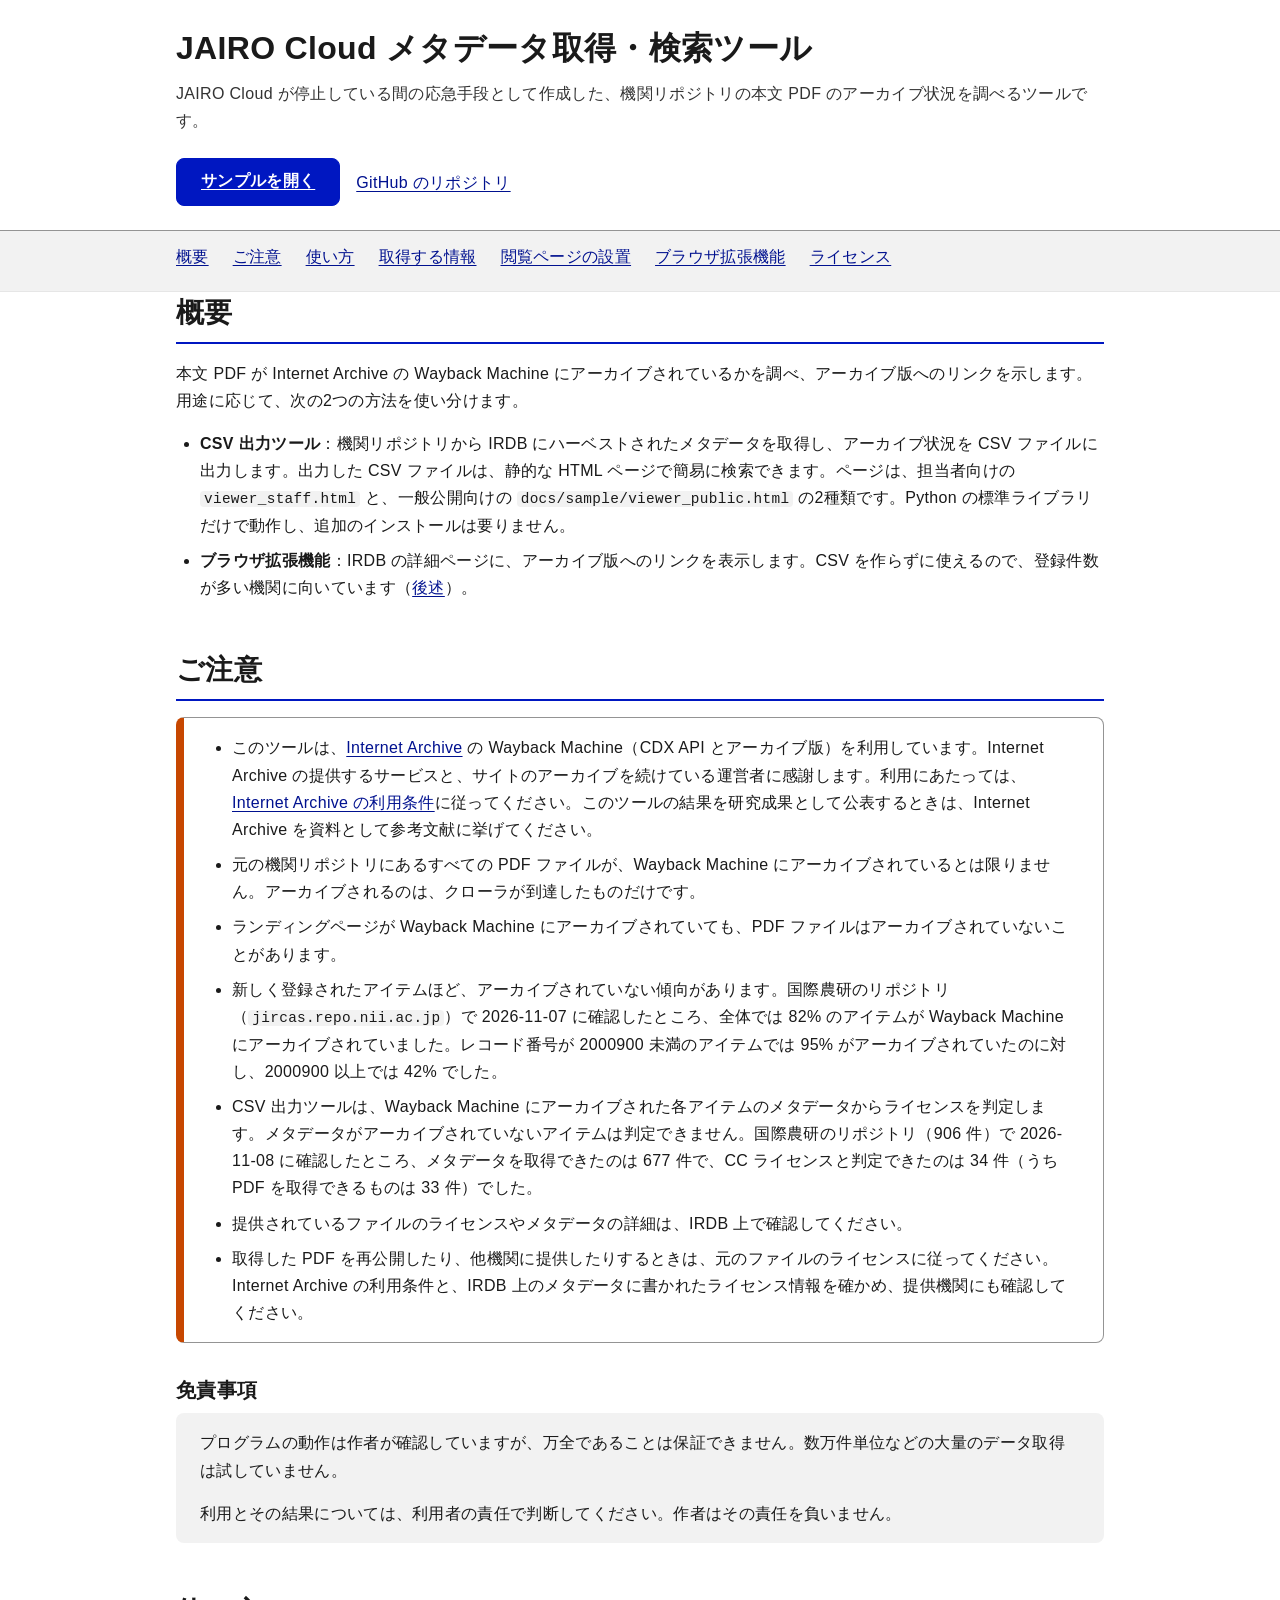
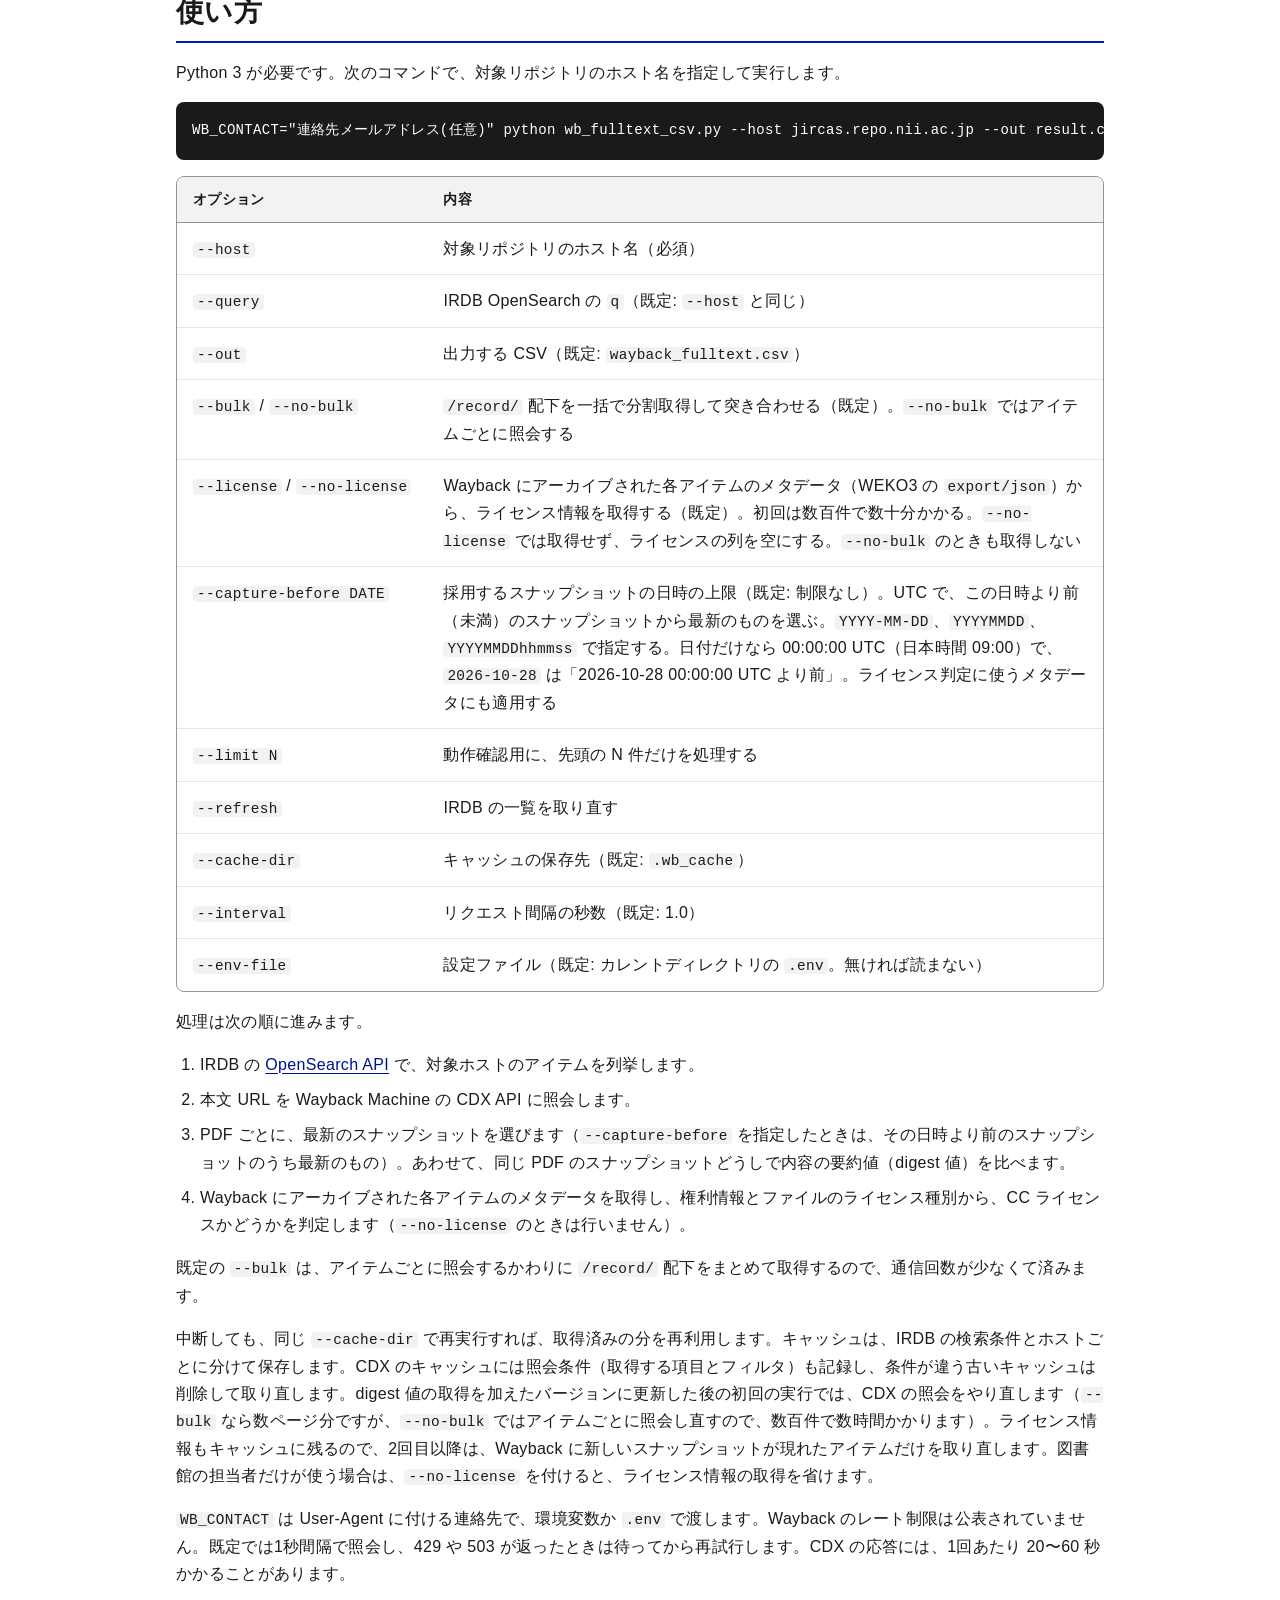
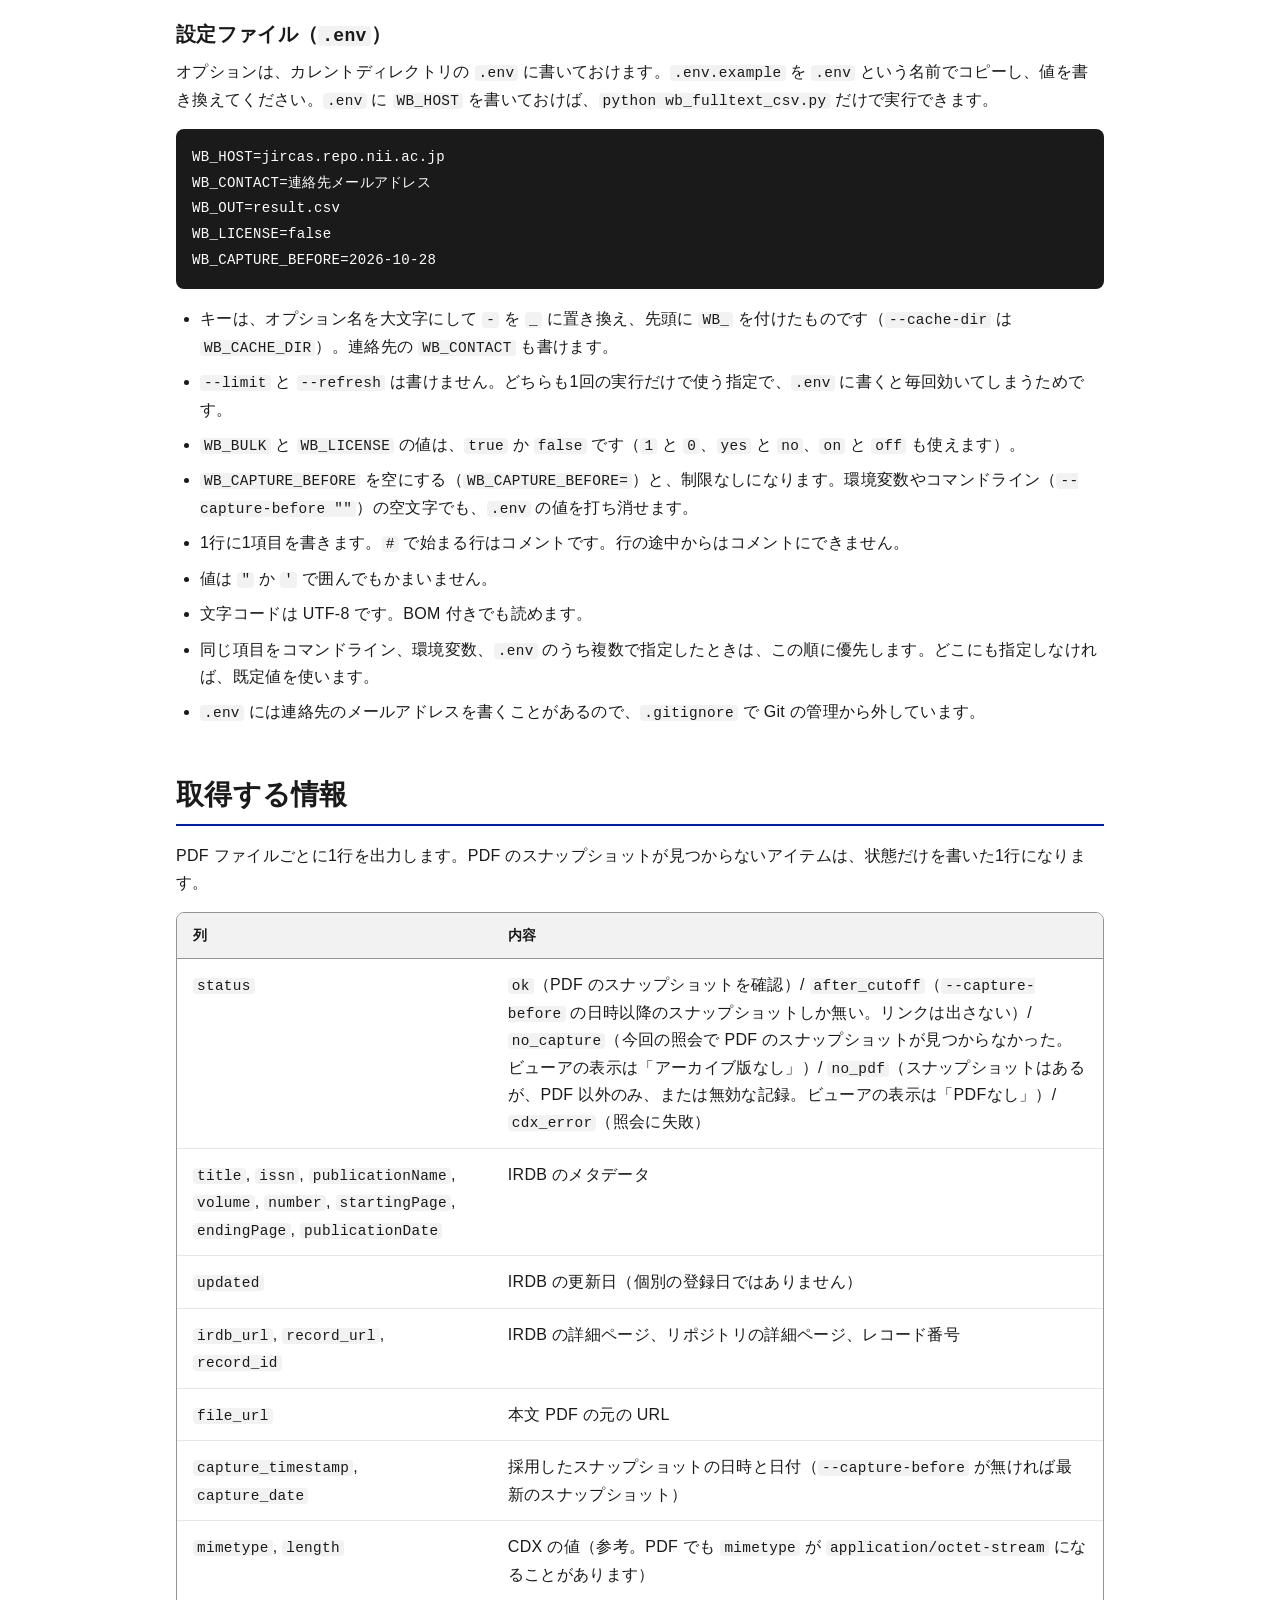
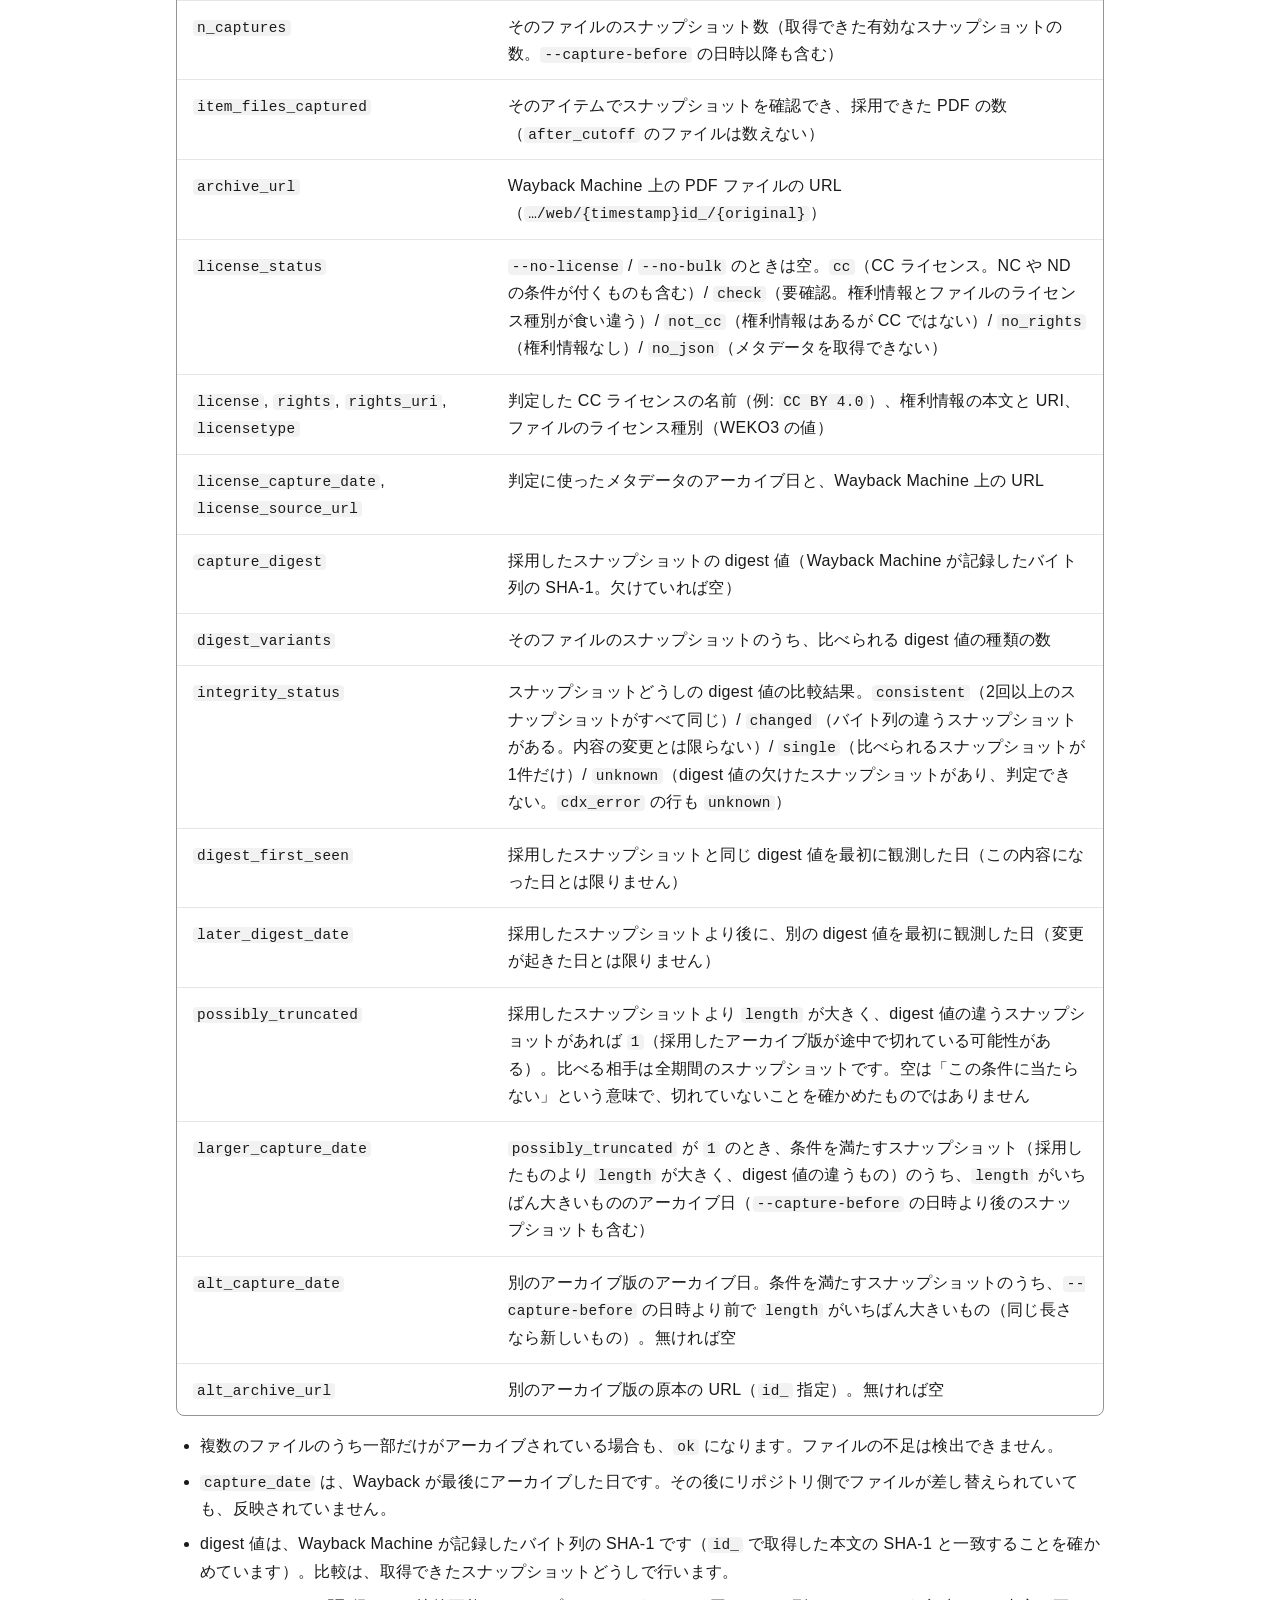
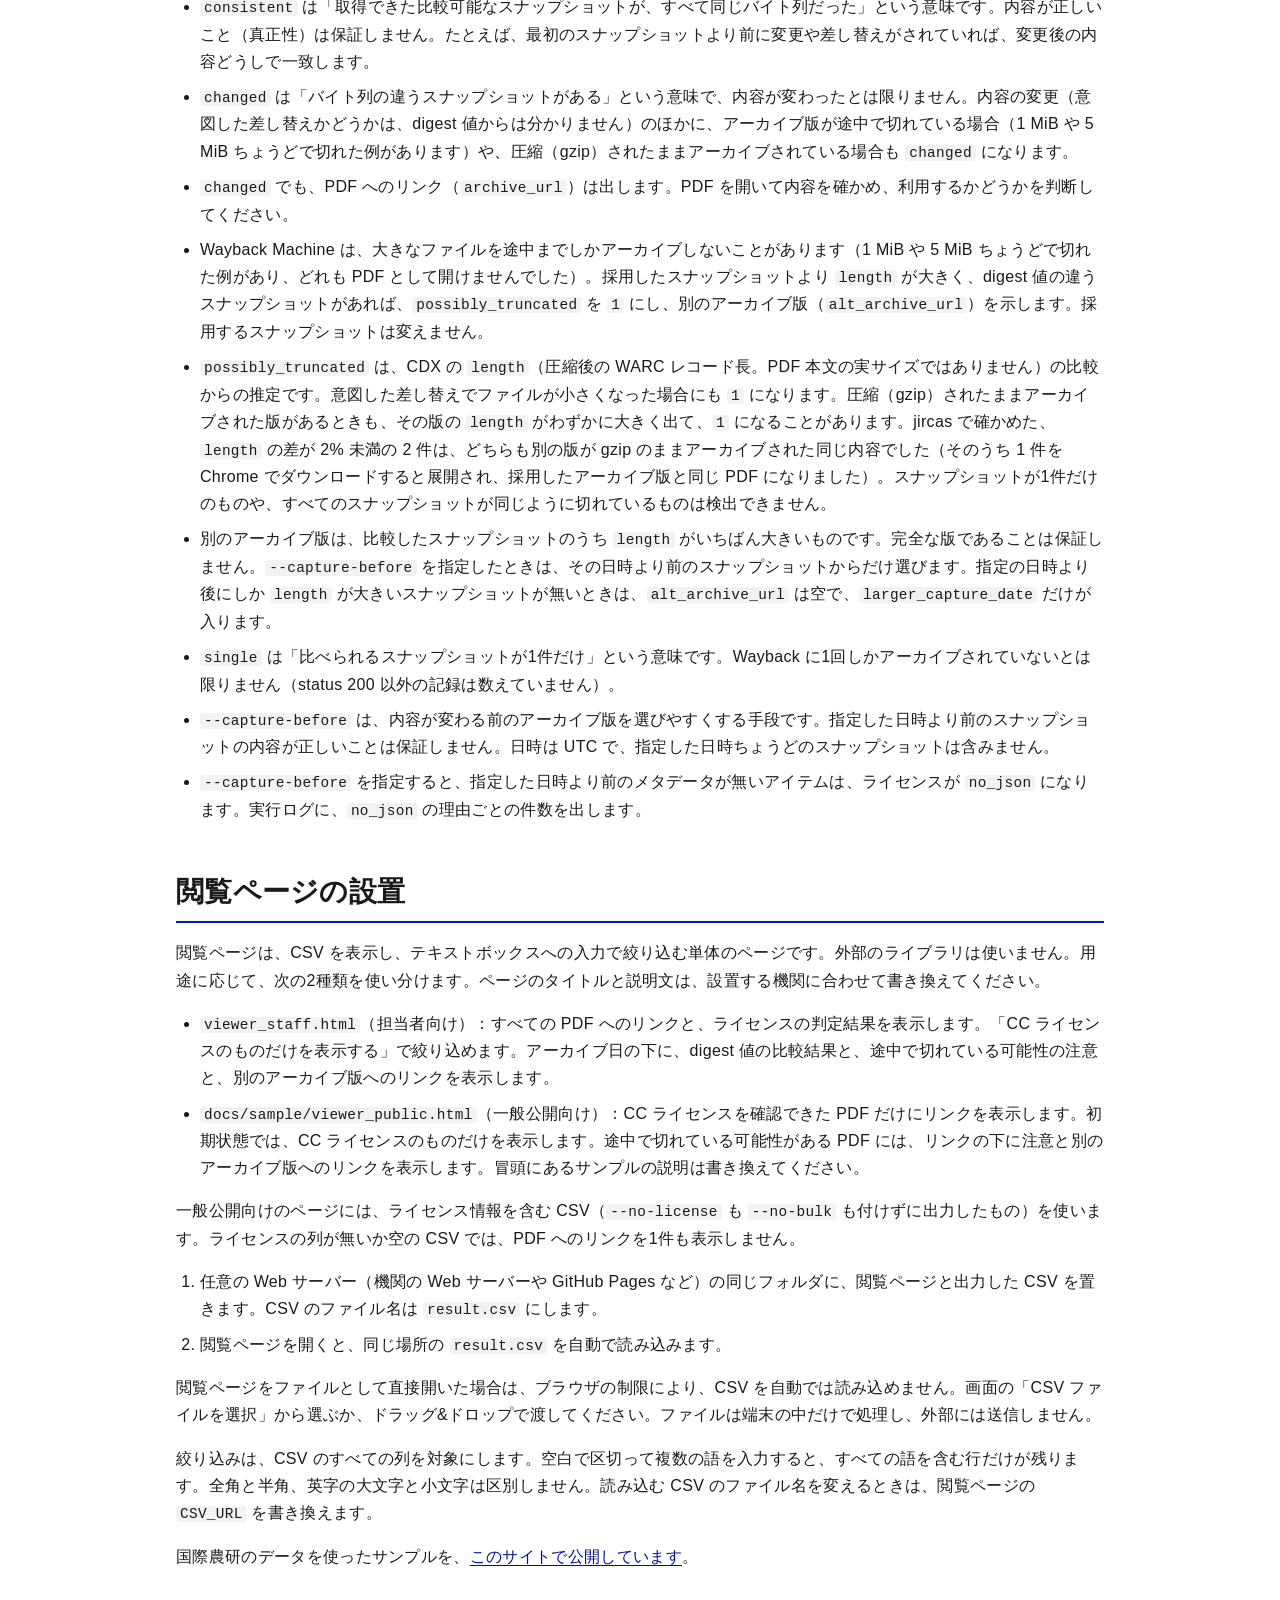
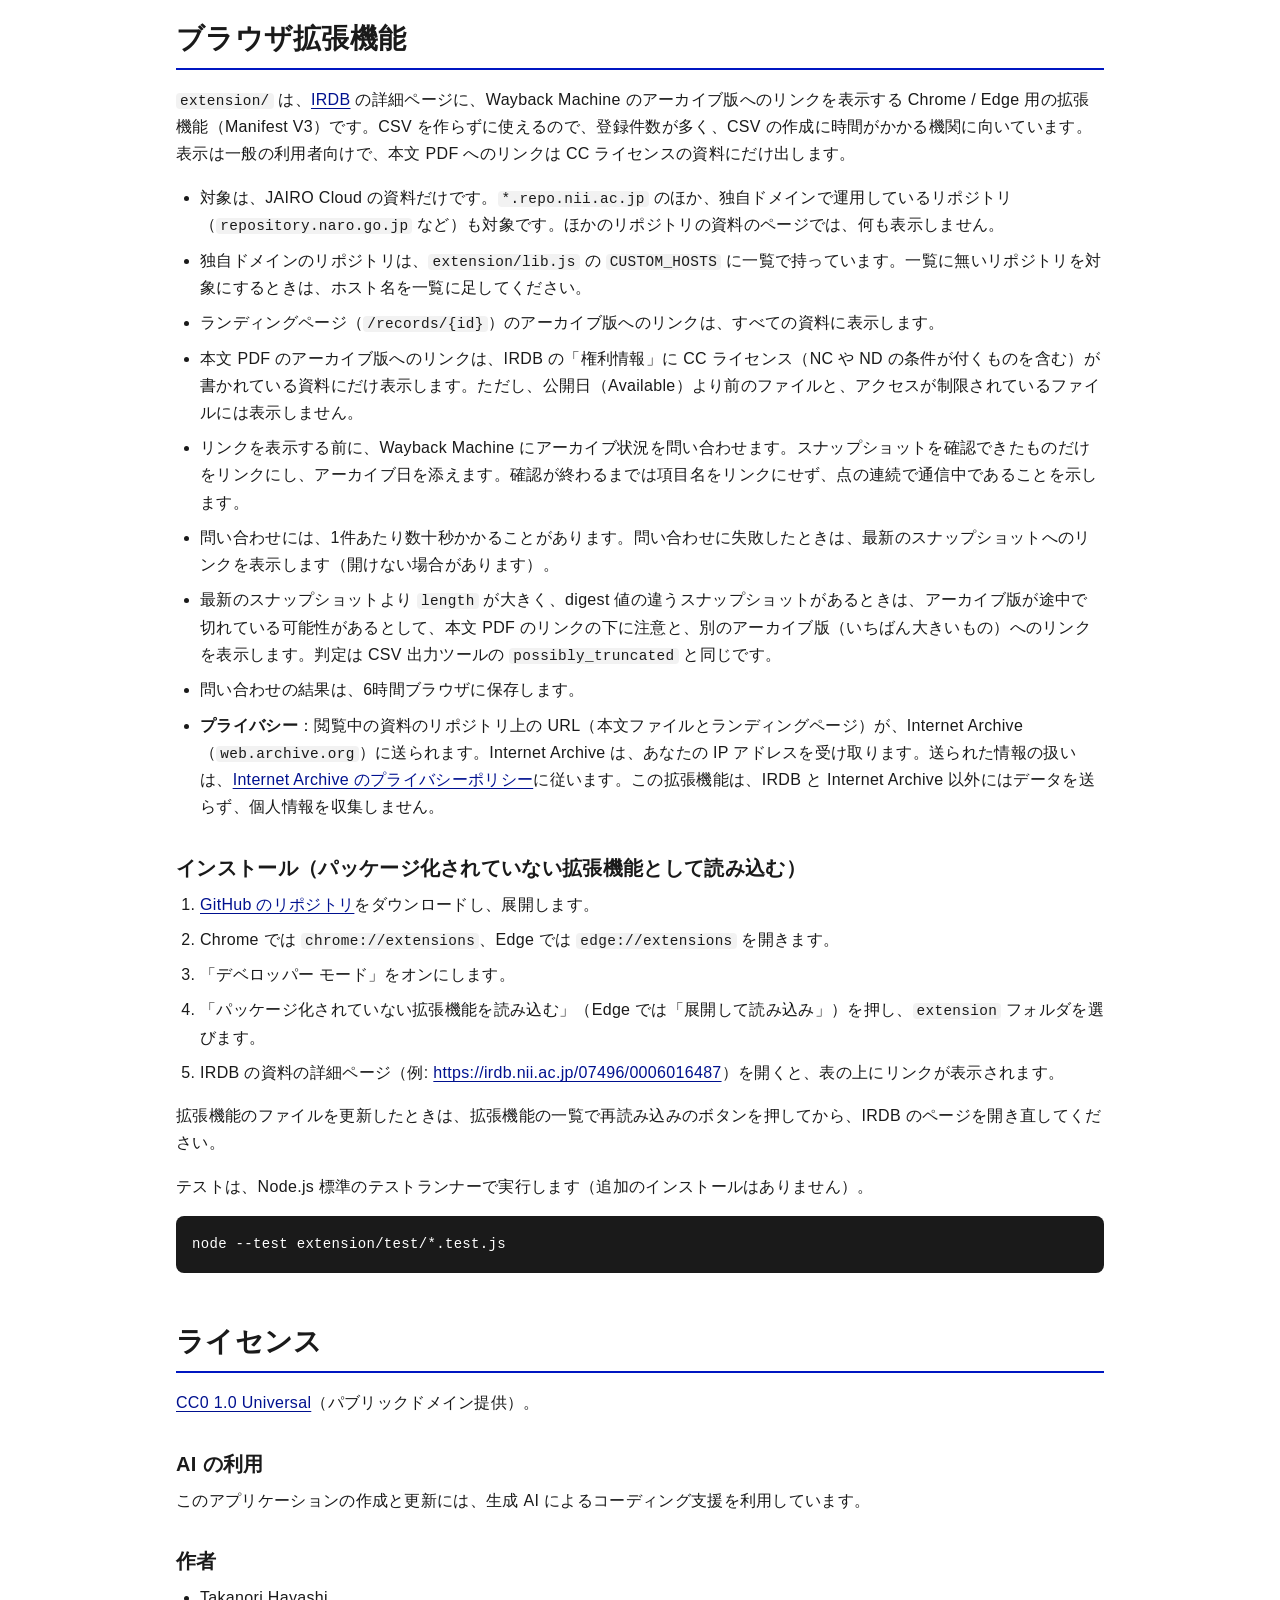
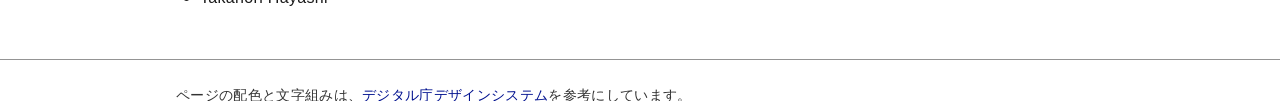
<file: docs/index.html>
<!DOCTYPE html>
<html lang="ja">
<head>
<meta charset="utf-8">
<meta name="viewport" content="width=device-width, initial-scale=1">
<title>JAIRO Cloud メタデータ取得・検索ツール</title>
<meta name="description" content="機関リポジトリの本文 PDF が Wayback Machine にアーカイブされているかを調べ、CSV に出力するツールと、その CSV を検索する静的ページ、IRDB の詳細ページにアーカイブ版へのリンクを表示するブラウザ拡張機能です。">
<style>
/* デザイントークンは @digital-go-jp/design-tokens 2.1.0 の値 */
:root {
  --blue-50: #e8f1fe;
  --blue-900: #0017c1;
  --blue-1000: #00118f;
  --purple-900: #5109ad;
  --gray-50: #f2f2f2;
  --gray-100: #e6e6e6;
  --gray-420: #949494;
  --gray-536: #767676;
  --gray-800: #333333;
  --gray-900: #1a1a1a;
  --orange-800: #c74700;
  --yellow-300: #ffd43d;
  --white: #fff;
  --black: #000;
}

* { box-sizing: border-box; }

html { scroll-behavior: smooth; scroll-padding-top: 16px; }

body {
  margin: 0;
  background: var(--white);
  color: var(--gray-900);
  font-family: "Noto Sans JP", "Hiragino Sans", "Yu Gothic UI", "Meiryo", sans-serif;
  font-size: 16px;
  line-height: 1.7;
  letter-spacing: 0.02em;
}

a { color: var(--blue-1000); text-underline-offset: 0.17em; text-decoration-thickness: 1px; }
a:visited { color: var(--purple-900); }
a:hover { color: var(--blue-900); text-decoration-thickness: 3px; }

/* フォーカスは黄色と黒の二重表示（DADS の方針） */
:focus-visible {
  outline: 4px solid var(--yellow-300);
  outline-offset: 2px;
  box-shadow: 0 0 0 2px var(--black);
  border-radius: 4px;
}

.container { max-width: 960px; margin: 0 auto; padding: 0 16px; }

.skip-link {
  position: absolute;
  left: 16px;
  top: -80px;
  padding: 8px 16px;
  background: var(--white);
  z-index: 10;
}
.skip-link:focus { top: 8px; }

header.site { border-bottom: 1px solid var(--gray-420); padding: 24px 0; }
header.site h1 {
  margin: 0;
  font-size: 32px;
  line-height: 1.5;
  letter-spacing: 0.01em;
}
header.site p { margin: 8px 0 0; color: var(--gray-800); }

nav.toc { background: var(--gray-50); border-bottom: 1px solid var(--gray-100); }
nav.toc ul {
  display: flex;
  flex-wrap: wrap;
  gap: 4px 24px;
  margin: 0;
  padding: 8px 0;
  list-style: none;
}
nav.toc a { display: inline-block; padding: 4px 0; }

main { padding: 32px 0 48px; }

section { margin-bottom: 48px; }
h2 {
  margin: 0 0 16px;
  padding-bottom: 8px;
  font-size: 28px;
  line-height: 1.5;
  letter-spacing: 0.01em;
  border-bottom: 2px solid var(--blue-900);
}
h3 { margin: 32px 0 8px; font-size: 20px; line-height: 1.5; }
p { margin: 0 0 16px; }
ul, ol { margin: 0 0 16px; padding-left: 1.5em; }
li { margin-bottom: 8px; }

/* 主な導線（サンプルを開くボタン） */
.button {
  display: inline-block;
  min-height: 48px;
  padding: 8px 24px;
  font-weight: 700;
  line-height: 1.7;
  color: var(--white);
  background: var(--blue-900);
  border: 1px solid var(--blue-900);
  border-radius: 8px;
  text-decoration: underline;
  text-underline-offset: 0.17em;
}
.button:visited { color: var(--white); }
.button:hover { color: var(--white); background: var(--blue-1000); border-color: var(--blue-1000); text-decoration-thickness: 3px; }
.actions { display: flex; flex-wrap: wrap; gap: 16px; align-items: center; margin-top: 24px; }

/* 注意事項 */
.notice {
  margin: 0 0 16px;
  padding: 16px 24px;
  border: 1px solid var(--gray-420);
  border-left: 8px solid var(--orange-800);
  border-radius: 8px;
  background: var(--white);
}
.notice ul { margin: 0; }
.notice li:last-child { margin-bottom: 0; }

.disclaimer { padding: 16px 24px; background: var(--gray-50); border-radius: 8px; }
.disclaimer p:last-child { margin-bottom: 0; }

code {
  padding: 0 4px;
  font-family: "Noto Sans Mono", ui-monospace, "Cascadia Mono", Consolas, monospace;
  font-size: 0.9em;
  background: var(--gray-50);
  border-radius: 4px;
  word-break: break-word;
}
pre {
  margin: 0 0 16px;
  padding: 16px;
  overflow-x: auto;
  background: var(--gray-900);
  color: var(--white);
  border-radius: 8px;
  line-height: 1.6;
}
pre code { padding: 0; background: none; color: inherit; font-size: 14px; word-break: normal; }
pre:focus-visible { outline-offset: 2px; }

.table-wrap { overflow-x: auto; margin-bottom: 16px; border: 1px solid var(--gray-420); border-radius: 8px; }
table { width: 100%; min-width: 560px; border-collapse: collapse; }
th, td { padding: 12px 16px; text-align: left; vertical-align: top; border-bottom: 1px solid var(--gray-100); }
thead th { background: var(--gray-50); border-bottom: 1px solid var(--gray-420); font-size: 14px; line-height: 1.5; white-space: nowrap; }
tbody tr:last-child td { border-bottom: 0; }
td:first-child { white-space: nowrap; }
td.wrap-first:first-child { white-space: normal; }

footer { border-top: 1px solid var(--gray-420); padding: 24px 0; font-size: 14px; color: var(--gray-800); }
footer p { margin: 0 0 4px; }

@media (max-width: 640px) {
  header.site h1 { font-size: 24px; }
  h2 { font-size: 24px; }
}
</style>
</head>
<body>

<a class="skip-link" href="#main">本文へ移動</a>

<header class="site">
  <div class="container">
    <h1>JAIRO Cloud メタデータ取得・検索ツール</h1>
    <p>JAIRO Cloud が停止している間の応急手段として作成した、機関リポジトリの本文 PDF のアーカイブ状況を調べるツールです。</p>
    <div class="actions">
      <a class="button" href="sample/viewer_public.html">サンプルを開く</a>
      <a href="https://github.com/tzhaya/jc-fallback">GitHub のリポジトリ</a>
    </div>
  </div>
</header>

<nav class="toc" aria-label="ページ内の目次">
  <div class="container">
    <ul>
      <li><a href="#about">概要</a></li>
      <li><a href="#notes">ご注意</a></li>
      <li><a href="#usage">使い方</a></li>
      <li><a href="#columns">取得する情報</a></li>
      <li><a href="#viewer">閲覧ページの設置</a></li>
      <li><a href="#extension">ブラウザ拡張機能</a></li>
      <li><a href="#license">ライセンス</a></li>
    </ul>
  </div>
</nav>

<main id="main" class="container">

  <section id="about">
    <h2>概要</h2>
    <p>本文 PDF が Internet Archive の Wayback Machine にアーカイブされているかを調べ、アーカイブ版へのリンクを示します。用途に応じて、次の2つの方法を使い分けます。</p>
    <ul>
      <li><strong>CSV 出力ツール</strong>：機関リポジトリから IRDB にハーベストされたメタデータを取得し、アーカイブ状況を CSV ファイルに出力します。出力した CSV ファイルは、静的な HTML ページで簡易に検索できます。ページは、担当者向けの <code>viewer_staff.html</code> と、一般公開向けの <code>docs/sample/viewer_public.html</code> の2種類です。Python の標準ライブラリだけで動作し、追加のインストールは要りません。</li>
      <li><strong>ブラウザ拡張機能</strong>：IRDB の詳細ページに、アーカイブ版へのリンクを表示します。CSV を作らずに使えるので、登録件数が多い機関に向いています（<a href="#extension">後述</a>）。</li>
    </ul>
  </section>

  <section id="notes">
    <h2>ご注意</h2>
    <div class="notice">
      <ul>
        <li>このツールは、<a href="https://archive.org/">Internet Archive</a> の Wayback Machine（CDX API とアーカイブ版）を利用しています。Internet Archive の提供するサービスと、サイトのアーカイブを続けている運営者に感謝します。利用にあたっては、<a href="https://archive.org/about/terms.php">Internet Archive の利用条件</a>に従ってください。このツールの結果を研究成果として公表するときは、Internet Archive を資料として参考文献に挙げてください。</li>
        <li>元の機関リポジトリにあるすべての PDF ファイルが、Wayback Machine にアーカイブされているとは限りません。アーカイブされるのは、クローラが到達したものだけです。</li>
        <li>ランディングページが Wayback Machine にアーカイブされていても、PDF ファイルはアーカイブされていないことがあります。</li>
        <li>新しく登録されたアイテムほど、アーカイブされていない傾向があります。国際農研のリポジトリ（<code>jircas.repo.nii.ac.jp</code>）で 2026-11-07 に確認したところ、全体では 82% のアイテムが Wayback Machine にアーカイブされていました。レコード番号が 2000900 未満のアイテムでは 95% がアーカイブされていたのに対し、2000900 以上では 42% でした。</li>
        <li>CSV 出力ツールは、Wayback Machine にアーカイブされた各アイテムのメタデータからライセンスを判定します。メタデータがアーカイブされていないアイテムは判定できません。国際農研のリポジトリ（906 件）で 2026-11-08 に確認したところ、メタデータを取得できたのは 677 件で、CC ライセンスと判定できたのは 34 件（うち PDF を取得できるものは 33 件）でした。</li>
        <li>提供されているファイルのライセンスやメタデータの詳細は、IRDB 上で確認してください。</li>
        <li>取得した PDF を再公開したり、他機関に提供したりするときは、元のファイルのライセンスに従ってください。Internet Archive の利用条件と、IRDB 上のメタデータに書かれたライセンス情報を確かめ、提供機関にも確認してください。</li>
      </ul>
    </div>

    <h3>免責事項</h3>
    <div class="disclaimer">
      <p>プログラムの動作は作者が確認していますが、万全であることは保証できません。数万件単位などの大量のデータ取得は試していません。</p>
      <p>利用とその結果については、利用者の責任で判断してください。作者はその責任を負いません。</p>
    </div>
  </section>

  <section id="usage">
    <h2>使い方</h2>
    <p>Python 3 が必要です。次のコマンドで、対象リポジトリのホスト名を指定して実行します。</p>
    <pre tabindex="0"><code>WB_CONTACT="連絡先メールアドレス(任意)" python wb_fulltext_csv.py --host jircas.repo.nii.ac.jp --out result.csv</code></pre>

    <div class="table-wrap">
      <table>
        <thead><tr><th scope="col">オプション</th><th scope="col">内容</th></tr></thead>
        <tbody>
          <tr><td><code>--host</code></td><td>対象リポジトリのホスト名（必須）</td></tr>
          <tr><td><code>--query</code></td><td>IRDB OpenSearch の <code>q</code>（既定: <code>--host</code> と同じ）</td></tr>
          <tr><td><code>--out</code></td><td>出力する CSV（既定: <code>wayback_fulltext.csv</code>）</td></tr>
          <tr><td><code>--bulk</code> / <code>--no-bulk</code></td><td><code>/record/</code> 配下を一括で分割取得して突き合わせる（既定）。<code>--no-bulk</code> ではアイテムごとに照会する</td></tr>
          <tr><td><code>--license</code> / <code>--no-license</code></td><td>Wayback にアーカイブされた各アイテムのメタデータ（WEKO3 の <code>export/json</code>）から、ライセンス情報を取得する（既定）。初回は数百件で数十分かかる。<code>--no-license</code> では取得せず、ライセンスの列を空にする。<code>--no-bulk</code> のときも取得しない</td></tr>
          <tr><td><code>--capture-before DATE</code></td><td>採用するスナップショットの日時の上限（既定: 制限なし）。UTC で、この日時より前（未満）のスナップショットから最新のものを選ぶ。<code>YYYY-MM-DD</code>、<code>YYYYMMDD</code>、<code>YYYYMMDDhhmmss</code> で指定する。日付だけなら 00:00:00 UTC（日本時間 09:00）で、<code>2026-10-28</code> は「2026-10-28 00:00:00 UTC より前」。ライセンス判定に使うメタデータにも適用する</td></tr>
          <tr><td><code>--limit N</code></td><td>動作確認用に、先頭の N 件だけを処理する</td></tr>
          <tr><td><code>--refresh</code></td><td>IRDB の一覧を取り直す</td></tr>
          <tr><td><code>--cache-dir</code></td><td>キャッシュの保存先（既定: <code>.wb_cache</code>）</td></tr>
          <tr><td><code>--interval</code></td><td>リクエスト間隔の秒数（既定: 1.0）</td></tr>
          <tr><td><code>--env-file</code></td><td>設定ファイル（既定: カレントディレクトリの <code>.env</code>。無ければ読まない）</td></tr>
        </tbody>
      </table>
    </div>

    <p>処理は次の順に進みます。</p>
    <ol>
      <li>IRDB の <a href="https://support.irdb.nii.ac.jp/ja/about/manual/opensearch">OpenSearch API</a> で、対象ホストのアイテムを列挙します。</li>
      <li>本文 URL を Wayback Machine の CDX API に照会します。</li>
      <li>PDF ごとに、最新のスナップショットを選びます（<code>--capture-before</code> を指定したときは、その日時より前のスナップショットのうち最新のもの）。あわせて、同じ PDF のスナップショットどうしで内容の要約値（digest 値）を比べます。</li>
      <li>Wayback にアーカイブされた各アイテムのメタデータを取得し、権利情報とファイルのライセンス種別から、CC ライセンスかどうかを判定します（<code>--no-license</code> のときは行いません）。</li>
    </ol>
    <p>既定の <code>--bulk</code> は、アイテムごとに照会するかわりに <code>/record/</code> 配下をまとめて取得するので、通信回数が少なくて済みます。</p>
    <p>中断しても、同じ <code>--cache-dir</code> で再実行すれば、取得済みの分を再利用します。キャッシュは、IRDB の検索条件とホストごとに分けて保存します。CDX のキャッシュには照会条件（取得する項目とフィルタ）も記録し、条件が違う古いキャッシュは削除して取り直します。digest 値の取得を加えたバージョンに更新した後の初回の実行では、CDX の照会をやり直します（<code>--bulk</code> なら数ページ分ですが、<code>--no-bulk</code> ではアイテムごとに照会し直すので、数百件で数時間かかります）。ライセンス情報もキャッシュに残るので、2回目以降は、Wayback に新しいスナップショットが現れたアイテムだけを取り直します。図書館の担当者だけが使う場合は、<code>--no-license</code> を付けると、ライセンス情報の取得を省けます。</p>
    <p><code>WB_CONTACT</code> は User-Agent に付ける連絡先で、環境変数か <code>.env</code> で渡します。Wayback のレート制限は公表されていません。既定では1秒間隔で照会し、429 や 503 が返ったときは待ってから再試行します。CDX の応答には、1回あたり 20〜60 秒かかることがあります。</p>
    <h3>設定ファイル（<code>.env</code>）</h3>
    <p>オプションは、カレントディレクトリの <code>.env</code> に書いておけます。<code>.env.example</code> を <code>.env</code> という名前でコピーし、値を書き換えてください。<code>.env</code> に <code>WB_HOST</code> を書いておけば、<code>python wb_fulltext_csv.py</code> だけで実行できます。</p>
    <pre tabindex="0"><code>WB_HOST=jircas.repo.nii.ac.jp
WB_CONTACT=連絡先メールアドレス
WB_OUT=result.csv
WB_LICENSE=false
WB_CAPTURE_BEFORE=2026-10-28</code></pre>
    <ul>
      <li>キーは、オプション名を大文字にして <code>-</code> を <code>_</code> に置き換え、先頭に <code>WB_</code> を付けたものです（<code>--cache-dir</code> は <code>WB_CACHE_DIR</code>）。連絡先の <code>WB_CONTACT</code> も書けます。</li>
      <li><code>--limit</code> と <code>--refresh</code> は書けません。どちらも1回の実行だけで使う指定で、<code>.env</code> に書くと毎回効いてしまうためです。</li>
      <li><code>WB_BULK</code> と <code>WB_LICENSE</code> の値は、<code>true</code> か <code>false</code> です（<code>1</code> と <code>0</code>、<code>yes</code> と <code>no</code>、<code>on</code> と <code>off</code> も使えます）。</li>
      <li><code>WB_CAPTURE_BEFORE</code> を空にする（<code>WB_CAPTURE_BEFORE=</code>）と、制限なしになります。環境変数やコマンドライン（<code>--capture-before ""</code>）の空文字でも、<code>.env</code> の値を打ち消せます。</li>
      <li>1行に1項目を書きます。<code>#</code> で始まる行はコメントです。行の途中からはコメントにできません。</li>
      <li>値は <code>"</code> か <code>'</code> で囲んでもかまいません。</li>
      <li>文字コードは UTF-8 です。BOM 付きでも読めます。</li>
      <li>同じ項目をコマンドライン、環境変数、<code>.env</code> のうち複数で指定したときは、この順に優先します。どこにも指定しなければ、既定値を使います。</li>
      <li><code>.env</code> には連絡先のメールアドレスを書くことがあるので、<code>.gitignore</code> で Git の管理から外しています。</li>
    </ul>
  </section>

  <section id="columns">
    <h2>取得する情報</h2>
    <p>PDF ファイルごとに1行を出力します。PDF のスナップショットが見つからないアイテムは、状態だけを書いた1行になります。</p>
    <div class="table-wrap">
      <table>
        <thead><tr><th scope="col">列</th><th scope="col">内容</th></tr></thead>
        <tbody>
          <tr><td class="wrap-first"><code>status</code></td><td><code>ok</code>（PDF のスナップショットを確認）/ <code>after_cutoff</code>（<code>--capture-before</code> の日時以降のスナップショットしか無い。リンクは出さない）/ <code>no_capture</code>（今回の照会で PDF のスナップショットが見つからなかった。ビューアの表示は「アーカイブ版なし」）/ <code>no_pdf</code>（スナップショットはあるが、PDF 以外のみ、または無効な記録。ビューアの表示は「PDFなし」）/ <code>cdx_error</code>（照会に失敗）</td></tr>
          <tr><td class="wrap-first"><code>title</code>, <code>issn</code>, <code>publicationName</code>, <code>volume</code>, <code>number</code>, <code>startingPage</code>, <code>endingPage</code>, <code>publicationDate</code></td><td>IRDB のメタデータ</td></tr>
          <tr><td><code>updated</code></td><td>IRDB の更新日（個別の登録日ではありません）</td></tr>
          <tr><td class="wrap-first"><code>irdb_url</code>, <code>record_url</code>, <code>record_id</code></td><td>IRDB の詳細ページ、リポジトリの詳細ページ、レコード番号</td></tr>
          <tr><td><code>file_url</code></td><td>本文 PDF の元の URL</td></tr>
          <tr><td class="wrap-first"><code>capture_timestamp</code>, <code>capture_date</code></td><td>採用したスナップショットの日時と日付（<code>--capture-before</code> が無ければ最新のスナップショット）</td></tr>
          <tr><td class="wrap-first"><code>mimetype</code>, <code>length</code></td><td>CDX の値（参考。PDF でも <code>mimetype</code> が <code>application/octet-stream</code> になることがあります）</td></tr>
          <tr><td><code>n_captures</code></td><td>そのファイルのスナップショット数（取得できた有効なスナップショットの数。<code>--capture-before</code> の日時以降も含む）</td></tr>
          <tr><td><code>item_files_captured</code></td><td>そのアイテムでスナップショットを確認でき、採用できた PDF の数（<code>after_cutoff</code> のファイルは数えない）</td></tr>
          <tr><td><code>archive_url</code></td><td>Wayback Machine 上の PDF ファイルの URL（<code>…/web/{timestamp}id_/{original}</code>）</td></tr>
          <tr><td><code>license_status</code></td><td><code>--no-license</code> / <code>--no-bulk</code> のときは空。<code>cc</code>（CC ライセンス。NC や ND の条件が付くものも含む）/ <code>check</code>（要確認。権利情報とファイルのライセンス種別が食い違う）/ <code>not_cc</code>（権利情報はあるが CC ではない）/ <code>no_rights</code>（権利情報なし）/ <code>no_json</code>（メタデータを取得できない）</td></tr>
          <tr><td class="wrap-first"><code>license</code>, <code>rights</code>, <code>rights_uri</code>, <code>licensetype</code></td><td>判定した CC ライセンスの名前（例: <code>CC BY 4.0</code>）、権利情報の本文と URI、ファイルのライセンス種別（WEKO3 の値）</td></tr>
          <tr><td class="wrap-first"><code>license_capture_date</code>, <code>license_source_url</code></td><td>判定に使ったメタデータのアーカイブ日と、Wayback Machine 上の URL</td></tr>
          <tr><td><code>capture_digest</code></td><td>採用したスナップショットの digest 値（Wayback Machine が記録したバイト列の SHA-1。欠けていれば空）</td></tr>
          <tr><td><code>digest_variants</code></td><td>そのファイルのスナップショットのうち、比べられる digest 値の種類の数</td></tr>
          <tr><td><code>integrity_status</code></td><td>スナップショットどうしの digest 値の比較結果。<code>consistent</code>（2回以上のスナップショットがすべて同じ）/ <code>changed</code>（バイト列の違うスナップショットがある。内容の変更とは限らない）/ <code>single</code>（比べられるスナップショットが1件だけ）/ <code>unknown</code>（digest 値の欠けたスナップショットがあり、判定できない。<code>cdx_error</code> の行も <code>unknown</code>）</td></tr>
          <tr><td><code>digest_first_seen</code></td><td>採用したスナップショットと同じ digest 値を最初に観測した日（この内容になった日とは限りません）</td></tr>
          <tr><td><code>later_digest_date</code></td><td>採用したスナップショットより後に、別の digest 値を最初に観測した日（変更が起きた日とは限りません）</td></tr>
          <tr><td><code>possibly_truncated</code></td><td>採用したスナップショットより <code>length</code> が大きく、digest 値の違うスナップショットがあれば <code>1</code>（採用したアーカイブ版が途中で切れている可能性がある）。比べる相手は全期間のスナップショットです。空は「この条件に当たらない」という意味で、切れていないことを確かめたものではありません</td></tr>
          <tr><td><code>larger_capture_date</code></td><td><code>possibly_truncated</code> が <code>1</code> のとき、条件を満たすスナップショット（採用したものより <code>length</code> が大きく、digest 値の違うもの）のうち、<code>length</code> がいちばん大きいもののアーカイブ日（<code>--capture-before</code> の日時より後のスナップショットも含む）</td></tr>
          <tr><td><code>alt_capture_date</code></td><td>別のアーカイブ版のアーカイブ日。条件を満たすスナップショットのうち、<code>--capture-before</code> の日時より前で <code>length</code> がいちばん大きいもの（同じ長さなら新しいもの）。無ければ空</td></tr>
          <tr><td><code>alt_archive_url</code></td><td>別のアーカイブ版の原本の URL（<code>id_</code> 指定）。無ければ空</td></tr>
        </tbody>
      </table>
    </div>
    <ul>
      <li>複数のファイルのうち一部だけがアーカイブされている場合も、<code>ok</code> になります。ファイルの不足は検出できません。</li>
      <li><code>capture_date</code> は、Wayback が最後にアーカイブした日です。その後にリポジトリ側でファイルが差し替えられていても、反映されていません。</li>
      <li>digest 値は、Wayback Machine が記録したバイト列の SHA-1 です（<code>id_</code> で取得した本文の SHA-1 と一致することを確かめています）。比較は、取得できたスナップショットどうしで行います。</li>
      <li><code>consistent</code> は「取得できた比較可能なスナップショットが、すべて同じバイト列だった」という意味です。内容が正しいこと（真正性）は保証しません。たとえば、最初のスナップショットより前に変更や差し替えがされていれば、変更後の内容どうしで一致します。</li>
      <li><code>changed</code> は「バイト列の違うスナップショットがある」という意味で、内容が変わったとは限りません。内容の変更（意図した差し替えかどうかは、digest 値からは分かりません）のほかに、アーカイブ版が途中で切れている場合（1 MiB や 5 MiB ちょうどで切れた例があります）や、圧縮（gzip）されたままアーカイブされている場合も <code>changed</code> になります。</li>
      <li><code>changed</code> でも、PDF へのリンク（<code>archive_url</code>）は出します。PDF を開いて内容を確かめ、利用するかどうかを判断してください。</li>
      <li>Wayback Machine は、大きなファイルを途中までしかアーカイブしないことがあります（1 MiB や 5 MiB ちょうどで切れた例があり、どれも PDF として開けませんでした）。採用したスナップショットより <code>length</code> が大きく、digest 値の違うスナップショットがあれば、<code>possibly_truncated</code> を <code>1</code> にし、別のアーカイブ版（<code>alt_archive_url</code>）を示します。採用するスナップショットは変えません。</li>
      <li><code>possibly_truncated</code> は、CDX の <code>length</code>（圧縮後の WARC レコード長。PDF 本文の実サイズではありません）の比較からの推定です。意図した差し替えでファイルが小さくなった場合にも <code>1</code> になります。圧縮（gzip）されたままアーカイブされた版があるときも、その版の <code>length</code> がわずかに大きく出て、<code>1</code> になることがあります。jircas で確かめた、<code>length</code> の差が 2% 未満の 2 件は、どちらも別の版が gzip のままアーカイブされた同じ内容でした（そのうち 1 件を Chrome でダウンロードすると展開され、採用したアーカイブ版と同じ PDF になりました）。スナップショットが1件だけのものや、すべてのスナップショットが同じように切れているものは検出できません。</li>
      <li>別のアーカイブ版は、比較したスナップショットのうち <code>length</code> がいちばん大きいものです。完全な版であることは保証しません。<code>--capture-before</code> を指定したときは、その日時より前のスナップショットからだけ選びます。指定の日時より後にしか <code>length</code> が大きいスナップショットが無いときは、<code>alt_archive_url</code> は空で、<code>larger_capture_date</code> だけが入ります。</li>
      <li><code>single</code> は「比べられるスナップショットが1件だけ」という意味です。Wayback に1回しかアーカイブされていないとは限りません（status 200 以外の記録は数えていません）。</li>
      <li><code>--capture-before</code> は、内容が変わる前のアーカイブ版を選びやすくする手段です。指定した日時より前のスナップショットの内容が正しいことは保証しません。日時は UTC で、指定した日時ちょうどのスナップショットは含みません。</li>
      <li><code>--capture-before</code> を指定すると、指定した日時より前のメタデータが無いアイテムは、ライセンスが <code>no_json</code> になります。実行ログに、<code>no_json</code> の理由ごとの件数を出します。</li>
    </ul>
  </section>

  <section id="viewer">
    <h2>閲覧ページの設置</h2>
    <p>閲覧ページは、CSV を表示し、テキストボックスへの入力で絞り込む単体のページです。外部のライブラリは使いません。用途に応じて、次の2種類を使い分けます。ページのタイトルと説明文は、設置する機関に合わせて書き換えてください。</p>
    <ul>
      <li><code>viewer_staff.html</code>（担当者向け）：すべての PDF へのリンクと、ライセンスの判定結果を表示します。「CC ライセンスのものだけを表示する」で絞り込めます。アーカイブ日の下に、digest 値の比較結果と、途中で切れている可能性の注意と、別のアーカイブ版へのリンクを表示します。</li>
      <li><code>docs/sample/viewer_public.html</code>（一般公開向け）：CC ライセンスを確認できた PDF だけにリンクを表示します。初期状態では、CC ライセンスのものだけを表示します。途中で切れている可能性がある PDF には、リンクの下に注意と別のアーカイブ版へのリンクを表示します。冒頭にあるサンプルの説明は書き換えてください。</li>
    </ul>
    <p>一般公開向けのページには、ライセンス情報を含む CSV（<code>--no-license</code> も <code>--no-bulk</code> も付けずに出力したもの）を使います。ライセンスの列が無いか空の CSV では、PDF へのリンクを1件も表示しません。</p>
    <ol>
      <li>任意の Web サーバー（機関の Web サーバーや GitHub Pages など）の同じフォルダに、閲覧ページと出力した CSV を置きます。CSV のファイル名は <code>result.csv</code> にします。</li>
      <li>閲覧ページを開くと、同じ場所の <code>result.csv</code> を自動で読み込みます。</li>
    </ol>
    <p>閲覧ページをファイルとして直接開いた場合は、ブラウザの制限により、CSV を自動では読み込めません。画面の「CSV ファイルを選択」から選ぶか、ドラッグ&amp;ドロップで渡してください。ファイルは端末の中だけで処理し、外部には送信しません。</p>
    <p>絞り込みは、CSV のすべての列を対象にします。空白で区切って複数の語を入力すると、すべての語を含む行だけが残ります。全角と半角、英字の大文字と小文字は区別しません。読み込む CSV のファイル名を変えるときは、閲覧ページの <code>CSV_URL</code> を書き換えます。</p>
    <p>国際農研のデータを使ったサンプルを、<a href="sample/viewer_public.html">このサイトで公開しています</a>。</p>
  </section>

  <section id="extension">
    <h2>ブラウザ拡張機能</h2>
    <p><code>extension/</code> は、<a href="https://irdb.nii.ac.jp/">IRDB</a> の詳細ページに、Wayback Machine のアーカイブ版へのリンクを表示する Chrome / Edge 用の拡張機能（Manifest V3）です。CSV を作らずに使えるので、登録件数が多く、CSV の作成に時間がかかる機関に向いています。表示は一般の利用者向けで、本文 PDF へのリンクは CC ライセンスの資料にだけ出します。</p>
    <ul>
      <li>対象は、JAIRO Cloud の資料だけです。<code>*.repo.nii.ac.jp</code> のほか、独自ドメインで運用しているリポジトリ（<code>repository.naro.go.jp</code> など）も対象です。ほかのリポジトリの資料のページでは、何も表示しません。</li>
      <li>独自ドメインのリポジトリは、<code>extension/lib.js</code> の <code>CUSTOM_HOSTS</code> に一覧で持っています。一覧に無いリポジトリを対象にするときは、ホスト名を一覧に足してください。</li>
      <li>ランディングページ（<code>/records/{id}</code>）のアーカイブ版へのリンクは、すべての資料に表示します。</li>
      <li>本文 PDF のアーカイブ版へのリンクは、IRDB の「権利情報」に CC ライセンス（NC や ND の条件が付くものを含む）が書かれている資料にだけ表示します。ただし、公開日（Available）より前のファイルと、アクセスが制限されているファイルには表示しません。</li>
      <li>リンクを表示する前に、Wayback Machine にアーカイブ状況を問い合わせます。スナップショットを確認できたものだけをリンクにし、アーカイブ日を添えます。確認が終わるまでは項目名をリンクにせず、点の連続で通信中であることを示します。</li>
      <li>問い合わせには、1件あたり数十秒かかることがあります。問い合わせに失敗したときは、最新のスナップショットへのリンクを表示します（開けない場合があります）。</li>
      <li>最新のスナップショットより <code>length</code> が大きく、digest 値の違うスナップショットがあるときは、アーカイブ版が途中で切れている可能性があるとして、本文 PDF のリンクの下に注意と、別のアーカイブ版（いちばん大きいもの）へのリンクを表示します。判定は CSV 出力ツールの <code>possibly_truncated</code> と同じです。</li>
      <li>問い合わせの結果は、6時間ブラウザに保存します。</li>
      <li><strong>プライバシー</strong>：閲覧中の資料のリポジトリ上の URL（本文ファイルとランディングページ）が、Internet Archive（<code>web.archive.org</code>）に送られます。Internet Archive は、あなたの IP アドレスを受け取ります。送られた情報の扱いは、<a href="https://archive.org/about/privacy.php">Internet Archive のプライバシーポリシー</a>に従います。この拡張機能は、IRDB と Internet Archive 以外にはデータを送らず、個人情報を収集しません。</li>
    </ul>

    <h3>インストール（パッケージ化されていない拡張機能として読み込む）</h3>
    <ol>
      <li><a href="https://github.com/tzhaya/jc-fallback">GitHub のリポジトリ</a>をダウンロードし、展開します。</li>
      <li>Chrome では <code>chrome://extensions</code>、Edge では <code>edge://extensions</code> を開きます。</li>
      <li>「デベロッパー モード」をオンにします。</li>
      <li>「パッケージ化されていない拡張機能を読み込む」（Edge では「展開して読み込み」）を押し、<code>extension</code> フォルダを選びます。</li>
      <li>IRDB の資料の詳細ページ（例: <a href="https://irdb.nii.ac.jp/07496/0006016487">https://irdb.nii.ac.jp/07496/0006016487</a>）を開くと、表の上にリンクが表示されます。</li>
    </ol>
    <p>拡張機能のファイルを更新したときは、拡張機能の一覧で再読み込みのボタンを押してから、IRDB のページを開き直してください。</p>
    <p>テストは、Node.js 標準のテストランナーで実行します（追加のインストールはありません）。</p>
    <pre tabindex="0"><code>node --test extension/test/*.test.js</code></pre>
  </section>

  <section id="license">
    <h2>ライセンス</h2>
    <p><a href="https://creativecommons.org/publicdomain/zero/1.0/deed.ja">CC0 1.0 Universal</a>（パブリックドメイン提供）。</p>

    <h3>AI の利用</h3>
    <p>このアプリケーションの作成と更新には、生成 AI によるコーディング支援を利用しています。</p>

    <h3>作者</h3>
    <ul>
      <li>Takanori Hayashi</li>
    </ul>
  </section>

</main>

<footer>
  <div class="container">
    <p>ページの配色と文字組みは、<a href="https://design.digital.go.jp/dads/">デジタル庁デザインシステム</a>を参考にしています。</p>
  </div>
</footer>

</body>
</html>
</file>
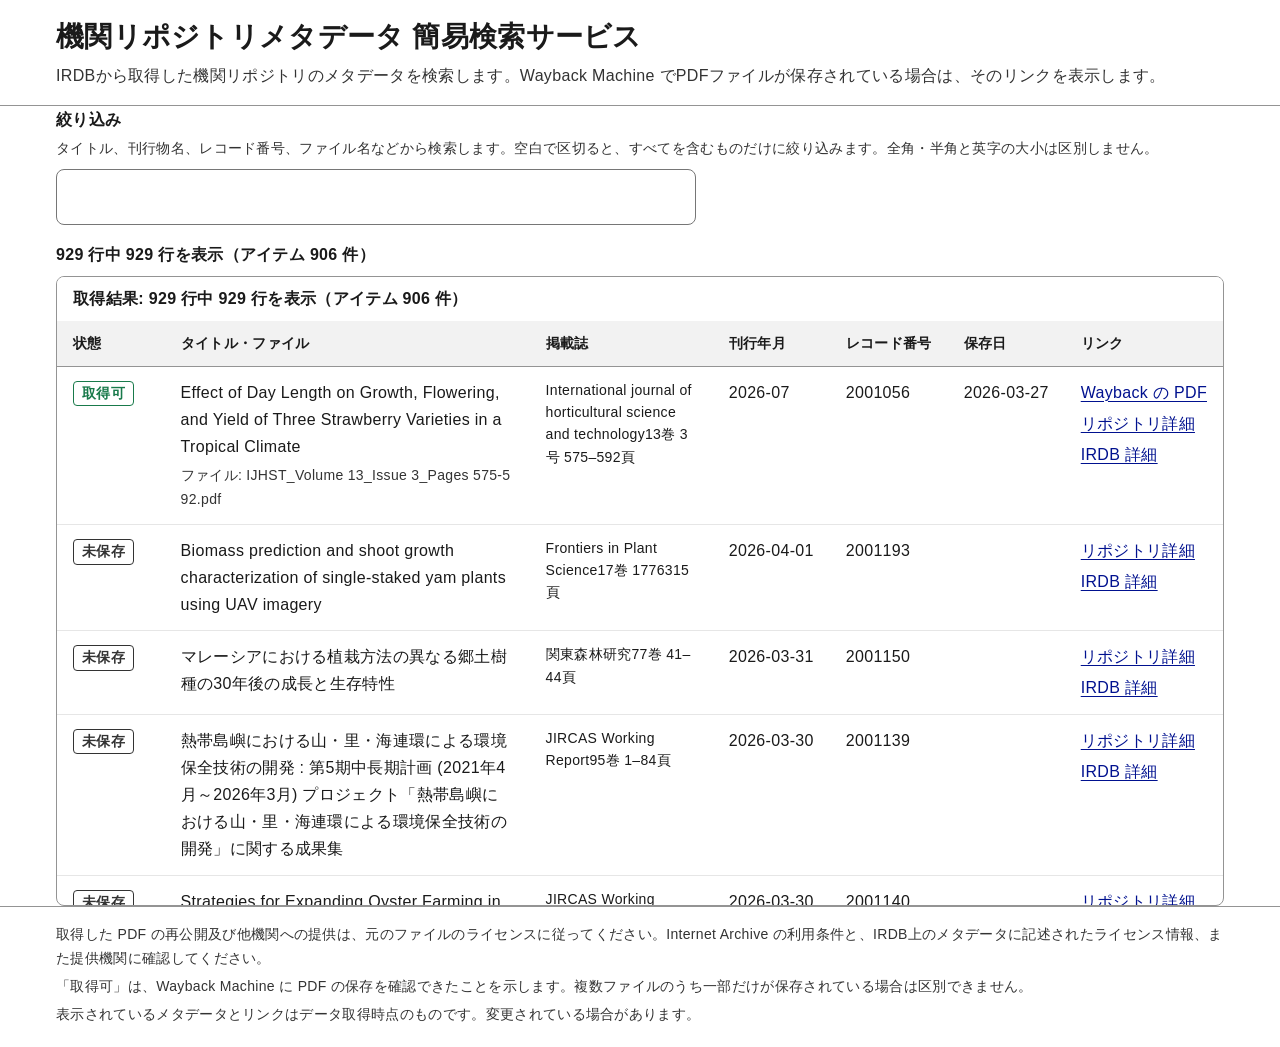
<file: viewer.html>
<!DOCTYPE html>
<html lang="ja">
<head>
<meta charset="utf-8">
<meta name="viewport" content="width=device-width, initial-scale=1">
<title>機関リポジトリメタデータ 簡易検索サービス</title>
<style>
/* デザイントークンは @digital-go-jp/design-tokens 2.1.0 の値 */
:root {
  --blue-50: #e8f1fe;
  --blue-900: #0017c1;
  --blue-1000: #00118f;
  --purple-900: #5109ad;
  --gray-50: #f2f2f2;
  --gray-100: #e6e6e6;
  --gray-420: #949494;
  --gray-536: #767676;
  --gray-600: #666666;
  --gray-800: #333333;
  --gray-900: #1a1a1a;
  --green-800: #197a4b;
  --orange-800: #c74700;
  --red-900: #ce0000;
  --yellow-300: #ffd43d;
  --white: #fff;
  --black: #000;
}

* { box-sizing: border-box; }

body {
  margin: 0;
  background: var(--white);
  color: var(--gray-900);
  font-family: "Noto Sans JP", "Hiragino Sans", "Yu Gothic UI", "Meiryo", sans-serif;
  font-size: 16px;
  line-height: 1.7;
  letter-spacing: 0.02em;
}

a { color: var(--blue-1000); text-underline-offset: 0.17em; text-decoration-thickness: 1px; }
a:visited { color: var(--purple-900); }
a:hover { color: var(--blue-900); text-decoration-thickness: 3px; }

/* フォーカスは黄色と黒の二重表示（DADS の方針） */
:focus-visible {
  outline: 4px solid var(--yellow-300);
  outline-offset: 2px;
  box-shadow: 0 0 0 2px var(--black);
  border-radius: 4px;
}

.container { max-width: 1200px; margin: 0 auto; padding: 0 16px; }

header.site {
  border-bottom: 1px solid var(--gray-420);
  padding: 16px 0;
}
header.site h1 {
  margin: 0;
  font-size: 28px;
  line-height: 1.5;
  letter-spacing: 0.01em;
}
header.site p { margin: 4px 0 0; color: var(--gray-800); font-size: 16px; }

main { padding: 24px 0 48px; }

.field label {
  display: block;
  font-weight: 700;
  margin-bottom: 4px;
}
.field .hint {
  margin: 0 0 8px;
  font-size: 14px;
  line-height: 1.7;
  color: var(--gray-800);
}
.field input[type="search"] {
  display: block;
  width: 100%;
  max-width: 640px;
  min-height: 56px;
  padding: 8px 16px;
  font: inherit;
  letter-spacing: inherit;
  color: var(--gray-900);
  background: var(--white);
  border: 1px solid var(--gray-536);
  border-radius: 8px;
}
.field input[type="search"]:hover { border-color: var(--black); }

.status-line {
  margin: 16px 0 8px;
  min-height: 1.7em;
  font-weight: 700;
}

.notice {
  margin: 16px 0;
  padding: 16px;
  border: 2px solid var(--red-900);
  border-radius: 8px;
  background: var(--white);
}
.notice[hidden] { display: none; }
.notice p { margin: 0 0 8px; }
.notice p:last-child { margin-bottom: 0; }
.notice .title { font-weight: 700; color: var(--red-900); }

.picker {
  margin: 16px 0;
  padding: 16px;
  background: var(--gray-50);
  border-radius: 8px;
}
.picker[hidden] { display: none; }
.picker p { margin: 0 0 8px; }
.picker.dragover { outline: 4px dashed var(--blue-900); outline-offset: 2px; }
.picker input[type="file"] { font: inherit; max-width: 100%; }

.table-wrap {
  overflow: auto;
  max-height: 70vh;
  border: 1px solid var(--gray-420);
  border-radius: 8px;
}
table { width: 100%; border-collapse: collapse; min-width: 900px; }
caption {
  text-align: left;
  padding: 8px 16px;
  font-weight: 700;
  background: var(--white);
}
th, td {
  padding: 12px 16px;
  text-align: left;
  vertical-align: top;
  border-bottom: 1px solid var(--gray-100);
}
thead th {
  position: sticky;
  top: 0;
  z-index: 1;
  background: var(--gray-50);
  border-bottom: 1px solid var(--gray-420);
  white-space: nowrap;
  font-size: 14px;
  line-height: 1.5;
}
tbody tr:hover { background: var(--blue-50); }
td.title-cell { min-width: 320px; }
td.title-cell .file { display: block; margin-top: 4px; font-size: 14px; color: var(--gray-800); word-break: break-all; }
td.meta { font-size: 14px; line-height: 1.6; }
td.num { white-space: nowrap; }
td.links { white-space: nowrap; }
td.links a { display: block; }
td.links a + a { margin-top: 4px; }

/* 状態は色だけに頼らず、文字で示す */
.label {
  display: inline-block;
  padding: 0 8px;
  font-size: 14px;
  font-weight: 700;
  line-height: 1.7;
  white-space: nowrap;
  background: var(--white);
  border: 1px solid currentColor;
  border-radius: 4px;
}
.label.ok { color: var(--green-800); }
.label.no_capture { color: var(--gray-800); }
.label.no_pdf { color: var(--orange-800); }
.label.cdx_error { color: var(--red-900); }

.empty { padding: 32px 16px; text-align: center; color: var(--gray-800); }

footer { border-top: 1px solid var(--gray-420); padding: 16px 0; font-size: 14px; color: var(--gray-800); }
footer p { margin: 0 0 4px; }

.visually-hidden {
  position: absolute; width: 1px; height: 1px; margin: -1px; padding: 0;
  overflow: hidden; clip: rect(0, 0, 0, 0); white-space: nowrap; border: 0;
}

@media (max-width: 640px) {
  header.site h1 { font-size: 24px; }
}
@media (prefers-reduced-motion: no-preference) {
  tbody tr { transition: background-color 0.1s; }
}
</style>
</head>
<body>

<header class="site">
  <div class="container">
    <h1>機関リポジトリメタデータ 簡易検索サービス</h1>
    <p>IRDBから取得した機関リポジトリのメタデータを検索します。Wayback Machine でPDFファイルが保存されている場合は、そのリンクを表示します。</p>
  </div>
</header>

<main class="container">
  <div class="field">
    <label for="q">絞り込み</label>
    <p class="hint" id="q-hint">タイトル、刊行物名、レコード番号、ファイル名などから検索します。空白で区切ると、すべてを含むものだけに絞り込みます。全角・半角と英字の大小は区別しません。</p>
    <input id="q" type="search" autocomplete="off" aria-describedby="q-hint" disabled>
  </div>

  <p class="status-line" id="count" role="status" aria-live="polite">読み込み中です…</p>

  <div class="notice" id="error" role="alert" hidden>
    <p class="title">CSV を読み込めませんでした</p>
    <p id="error-msg"></p>
  </div>

  <div class="picker" id="picker" hidden>
    <p><label for="file"><strong>CSV ファイルを選択してください</strong></label></p>
    <p>ブラウザでこのページをファイルとして直接開いた場合は、CSV を自動では読み込めません。ここに CSV ファイルをドラッグするか、選択してください。ファイルは端末の中だけで処理され、送信されません。</p>
    <input id="file" type="file" accept=".csv,text/csv">
  </div>

  <div class="table-wrap" id="table-wrap" role="region" aria-label="取得結果の一覧" tabindex="0" hidden>
    <table>
      <caption id="caption">取得結果</caption>
      <thead>
        <tr>
          <th scope="col">状態</th>
          <th scope="col">タイトル・ファイル</th>
          <th scope="col">掲載誌</th>
          <th scope="col">刊行年月</th>
          <th scope="col">レコード番号</th>
          <th scope="col">保存日</th>
          <th scope="col">リンク</th>
        </tr>
      </thead>
      <tbody id="rows"></tbody>
    </table>
    <p class="empty" id="empty" hidden>条件に合うものはありません。</p>
  </div>
</main>

<footer>
  <div class="container">
    <p>取得した PDF の再公開及び他機関への提供は、元のファイルのライセンスに従ってください。Internet Archive の利用条件と、IRDB上のメタデータに記述されたライセンス情報、また提供機関に確認してください。</p>
    <p>「取得可」は、Wayback Machine に PDF の保存を確認できたことを示します。複数ファイルのうち一部だけが保存されている場合は区別できません。</p>
    <p>表示されているメタデータとリンクはデータ取得時点のものです。変更されている場合があります。</p>
  </div>
</footer>

<script>
(function () {
  "use strict";

  var CSV_URL = "result.csv";
  var LABELS = {
    ok: "取得可",
    no_capture: "未保存",
    no_pdf: "PDFなし",
    cdx_error: "照会エラー"
  };

  var $ = function (id) { return document.getElementById(id); };
  var els = {
    q: $("q"), count: $("count"), error: $("error"), errorMsg: $("error-msg"),
    picker: $("picker"), file: $("file"), wrap: $("table-wrap"),
    rows: $("rows"), empty: $("empty"), caption: $("caption")
  };

  var records = [];   // {row, haystack}
  var timer = null;

  /* ---------- CSV パーサ（引用符・改行入りセル・BOM に対応） ---------- */
  function parseCsv(text) {
    if (text.charCodeAt(0) === 0xFEFF) text = text.slice(1);
    var table = [], row = [], cell = "", inQuotes = false, i = 0, n = text.length, c;
    while (i < n) {
      c = text[i];
      if (inQuotes) {
        if (c === '"') {
          if (text[i + 1] === '"') { cell += '"'; i += 2; continue; }
          inQuotes = false; i++; continue;
        }
        cell += c; i++; continue;
      }
      if (c === '"') { inQuotes = true; i++; }
      else if (c === ",") { row.push(cell); cell = ""; i++; }
      else if (c === "\r") { i++; }
      else if (c === "\n") { row.push(cell); table.push(row); row = []; cell = ""; i++; }
      else { cell += c; i++; }
    }
    if (cell !== "" || row.length) { row.push(cell); table.push(row); }
    return table;
  }

  function toObjects(table) {
    if (!table.length) return [];
    var head = table[0];
    return table.slice(1).filter(function (r) {
      return r.length > 1 || (r.length === 1 && r[0] !== "");
    }).map(function (r) {
      var o = {};
      head.forEach(function (h, k) { o[h] = r[k] === undefined ? "" : r[k]; });
      return o;
    });
  }

  /* ---------- 検索 ---------- */
  function normalize(s) {
    return String(s).normalize("NFKC").toLowerCase();
  }

  function fileName(url) {
    if (!url) return "";
    var last = url.split("?")[0].split("/").pop();
    try { return decodeURIComponent(last); } catch (e) { return last; }
  }

  function safeHref(url) {
    return /^https?:\/\//i.test(url || "") ? url : "";
  }

  function load(rowsArr) {
    records = rowsArr.map(function (o) {
      o._file = fileName(o.file_url);
      var parts = Object.keys(o).map(function (k) { return o[k]; });
      parts.push(LABELS[o.status] || "");
      return { row: o, haystack: normalize(parts.join("\n")) };
    });
    els.q.disabled = false;
    els.error.hidden = true;
    els.picker.hidden = true;
    els.wrap.hidden = false;
    render();
  }

  function filtered() {
    var terms = normalize(els.q.value).split(/\s+/).filter(Boolean);
    if (!terms.length) return records;
    return records.filter(function (rec) {
      return terms.every(function (t) { return rec.haystack.indexOf(t) !== -1; });
    });
  }

  /* ---------- 表示 ---------- */
  function td(cls, child) {
    var e = document.createElement("td");
    if (cls) e.className = cls;
    if (typeof child === "string") e.textContent = child;
    else if (child) e.appendChild(child);
    return e;
  }

  function link(href, text) {
    var h = safeHref(href);
    if (!h) return null;
    var a = document.createElement("a");
    a.href = h;
    a.textContent = text;
    a.rel = "noopener noreferrer";
    return a;
  }

  function buildRow(o) {
    var tr = document.createElement("tr");

    var label = document.createElement("span");
    label.className = "label " + (LABELS[o.status] ? o.status : "");
    label.textContent = LABELS[o.status] || o.status || "不明";
    tr.appendChild(td("", label));

    var t = document.createElement("div");
    t.textContent = o.title;
    if (o._file) {
      var f = document.createElement("span");
      f.className = "file";
      f.textContent = "ファイル: " + o._file;
      t.appendChild(f);
    }
    tr.appendChild(td("title-cell", t));

    var vol = [];
    if (o.volume) vol.push(o.volume + "巻");
    if (o.number) vol.push(o.number + "号");
    if (o.startingPage) vol.push(o.startingPage + (o.endingPage ? "–" + o.endingPage : "") + "頁");
    var pub = document.createElement("div");
    pub.textContent = o.publicationName || "";
    if (vol.length) {
      var v = document.createElement("span");
      v.className = "file";
      v.textContent = vol.join(" ");
      pub.appendChild(v);
    }
    tr.appendChild(td("meta", pub));

    tr.appendChild(td("num", o.publicationDate));
    tr.appendChild(td("num", o.record_id));
    tr.appendChild(td("num", o.capture_date));

    var links = document.createElement("div");
    [[o.archive_url, "Wayback の PDF"], [o.record_url, "リポジトリ詳細"], [o.irdb_url, "IRDB 詳細"]]
      .forEach(function (p) {
        var a = link(p[0], p[1]);
        if (a) links.appendChild(a);
      });
    tr.appendChild(td("links", links));
    return tr;
  }

  function render() {
    var list = filtered();
    var frag = document.createDocumentFragment();
    list.forEach(function (rec) { frag.appendChild(buildRow(rec.row)); });
    els.rows.textContent = "";
    els.rows.appendChild(frag);
    els.empty.hidden = list.length > 0;

    var items = {};
    list.forEach(function (rec) { items[rec.row.record_id] = true; });
    var msg = records.length + " 行中 " + list.length + " 行を表示"
      + "（アイテム " + Object.keys(items).length + " 件）";
    els.count.textContent = msg;
    els.caption.textContent = "取得結果: " + msg;
  }

  /* ---------- 読み込み ---------- */
  function showError(msg) {
    els.errorMsg.textContent = msg;
    els.error.hidden = false;
    els.picker.hidden = false;
    els.count.textContent = "CSV が読み込まれていません。";
  }

  function readFile(file) {
    var reader = new FileReader();
    reader.onload = function () {
      try { load(toObjects(parseCsv(String(reader.result)))); }
      catch (e) { showError("CSV を解析できませんでした: " + e.message); }
    };
    reader.onerror = function () { showError("ファイルを読み込めませんでした。"); };
    reader.readAsText(file, "utf-8");
  }

  function autoLoad() {
    if (location.protocol === "file:") {
      els.picker.hidden = false;
      els.count.textContent = "CSV ファイルを選択してください。";
      return;
    }
    fetch(CSV_URL, { cache: "no-cache" }).then(function (res) {
      if (!res.ok) throw new Error(CSV_URL + " が見つかりません（HTTP " + res.status + "）");
      return res.text();
    }).then(function (text) {
      load(toObjects(parseCsv(text)));
    }).catch(function (e) {
      showError(e.message + "。このページと同じ場所に " + CSV_URL + " を置くか、下から CSV を選択してください。");
    });
  }

  els.q.addEventListener("input", function () {
    clearTimeout(timer);
    timer = setTimeout(render, 120);
  });
  els.file.addEventListener("change", function () {
    if (els.file.files[0]) readFile(els.file.files[0]);
  });
  ["dragover", "dragenter"].forEach(function (ev) {
    els.picker.addEventListener(ev, function (e) { e.preventDefault(); els.picker.classList.add("dragover"); });
  });
  ["dragleave", "drop"].forEach(function (ev) {
    els.picker.addEventListener(ev, function () { els.picker.classList.remove("dragover"); });
  });
  els.picker.addEventListener("drop", function (e) {
    e.preventDefault();
    if (e.dataTransfer.files[0]) readFile(e.dataTransfer.files[0]);
  });

  autoLoad();
})();
</script>
</body>
</html>
</file>
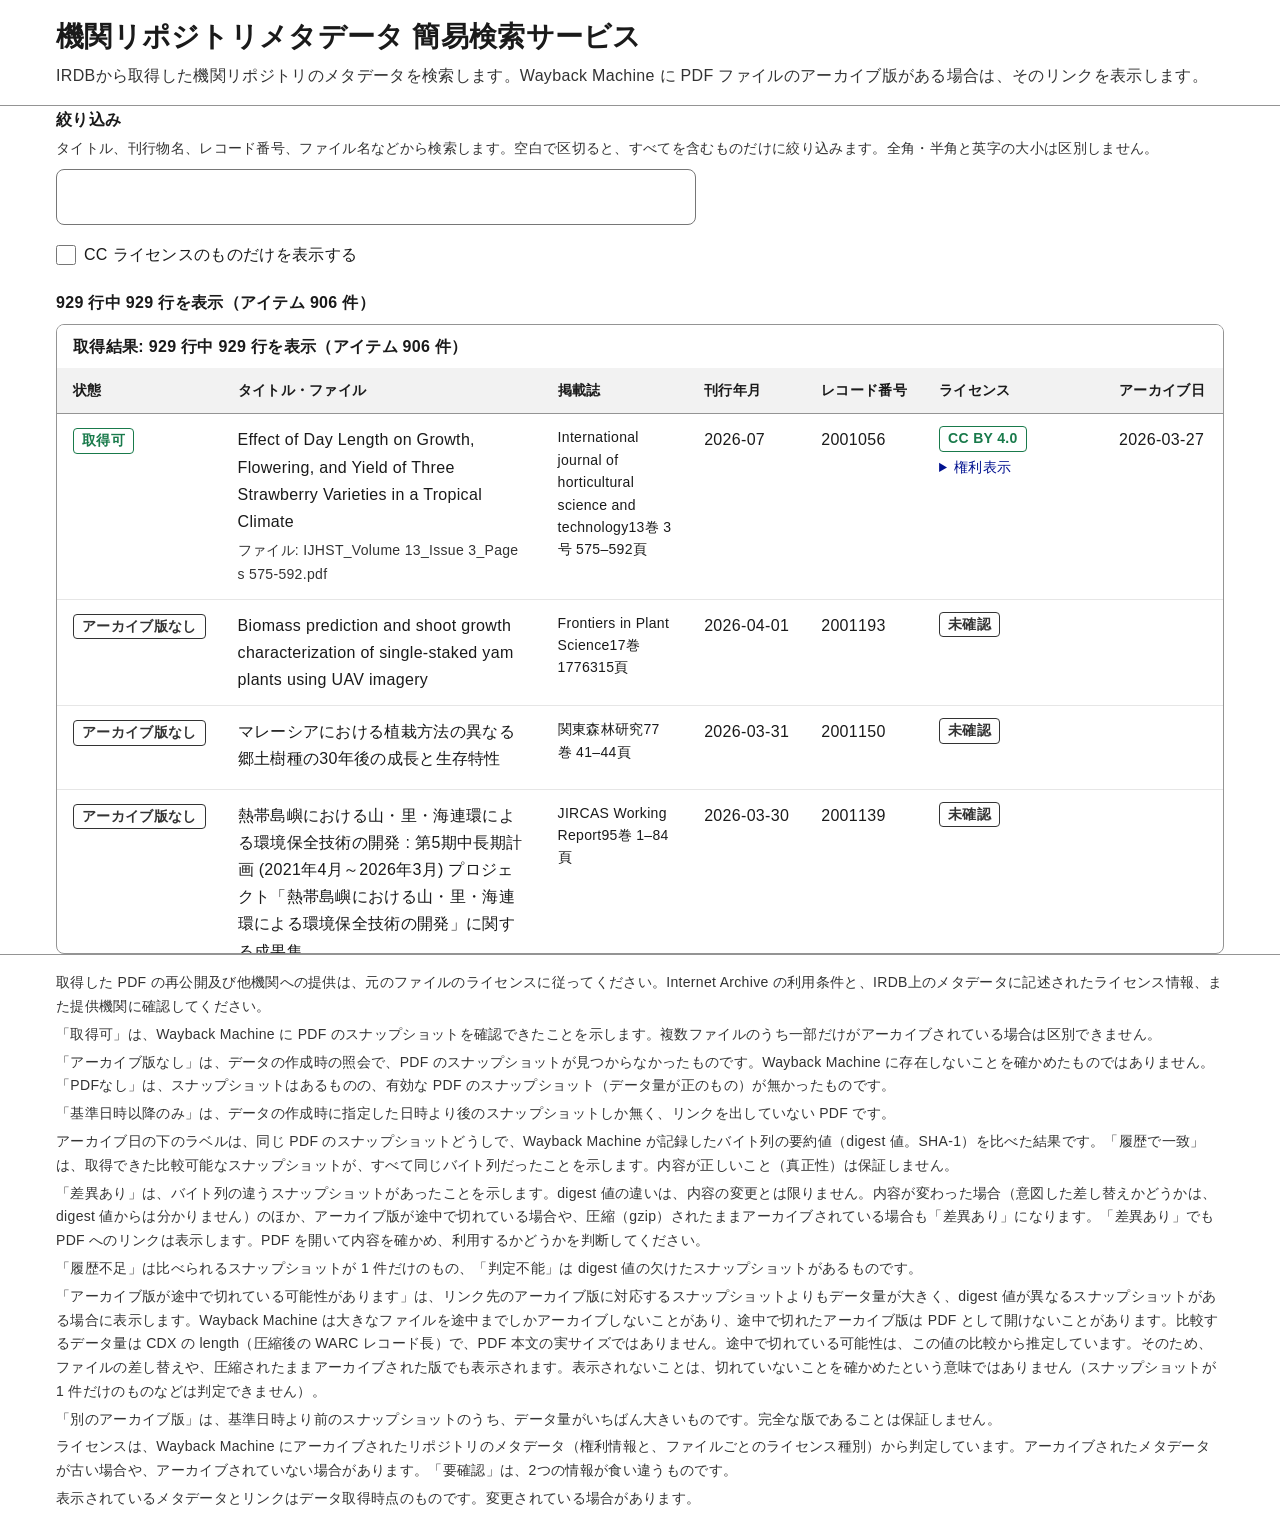
<file: viewer_staff.html>
<!DOCTYPE html>
<html lang="ja">
<head>
<meta charset="utf-8">
<meta name="viewport" content="width=device-width, initial-scale=1">
<title>機関リポジトリメタデータ 簡易検索サービス</title>
<style>
/* デザイントークンは @digital-go-jp/design-tokens 2.1.0 の値 */
:root {
  --blue-50: #e8f1fe;
  --blue-900: #0017c1;
  --blue-1000: #00118f;
  --purple-900: #5109ad;
  --gray-50: #f2f2f2;
  --gray-100: #e6e6e6;
  --gray-420: #949494;
  --gray-536: #767676;
  --gray-600: #666666;
  --gray-800: #333333;
  --gray-900: #1a1a1a;
  --green-800: #197a4b;
  --orange-800: #c74700;
  --red-900: #ce0000;
  --yellow-300: #ffd43d;
  --white: #fff;
  --black: #000;
}

* { box-sizing: border-box; }

body {
  margin: 0;
  background: var(--white);
  color: var(--gray-900);
  font-family: "Noto Sans JP", "Hiragino Sans", "Yu Gothic UI", "Meiryo", sans-serif;
  font-size: 16px;
  line-height: 1.7;
  letter-spacing: 0.02em;
}

a { color: var(--blue-1000); text-underline-offset: 0.17em; text-decoration-thickness: 1px; }
a:visited { color: var(--purple-900); }
a:hover { color: var(--blue-900); text-decoration-thickness: 3px; }

/* フォーカスは黄色と黒の二重表示（DADS の方針） */
:focus-visible {
  outline: 4px solid var(--yellow-300);
  outline-offset: 2px;
  box-shadow: 0 0 0 2px var(--black);
  border-radius: 4px;
}

.container { max-width: 1200px; margin: 0 auto; padding: 0 16px; }

header.site {
  border-bottom: 1px solid var(--gray-420);
  padding: 16px 0;
}
header.site h1 {
  margin: 0;
  font-size: 28px;
  line-height: 1.5;
  letter-spacing: 0.01em;
}
header.site p { margin: 4px 0 0; color: var(--gray-800); font-size: 16px; }

main { padding: 24px 0 48px; }

.field label {
  display: block;
  font-weight: 700;
  margin-bottom: 4px;
}
.field .hint {
  margin: 0 0 8px;
  font-size: 14px;
  line-height: 1.7;
  color: var(--gray-800);
}
.field input[type="search"] {
  display: block;
  width: 100%;
  max-width: 640px;
  min-height: 56px;
  padding: 8px 16px;
  font: inherit;
  letter-spacing: inherit;
  color: var(--gray-900);
  background: var(--white);
  border: 1px solid var(--gray-536);
  border-radius: 8px;
}
.field input[type="search"]:hover { border-color: var(--black); }

.status-line {
  margin: 16px 0 8px;
  min-height: 1.7em;
  font-weight: 700;
}

.notice {
  margin: 16px 0;
  padding: 16px;
  border: 2px solid var(--red-900);
  border-radius: 8px;
  background: var(--white);
}
.notice[hidden] { display: none; }
.notice p { margin: 0 0 8px; }
.notice p:last-child { margin-bottom: 0; }
.notice .title { font-weight: 700; color: var(--red-900); }

.picker {
  margin: 16px 0;
  padding: 16px;
  background: var(--gray-50);
  border-radius: 8px;
}
.picker[hidden] { display: none; }
.picker p { margin: 0 0 8px; }
.picker.dragover { outline: 4px dashed var(--blue-900); outline-offset: 2px; }
.picker input[type="file"] { font: inherit; max-width: 100%; }

.table-wrap {
  overflow: auto;
  max-height: 70vh;
  border: 1px solid var(--gray-420);
  border-radius: 8px;
}
table { width: 100%; border-collapse: collapse; min-width: 900px; }
caption {
  text-align: left;
  padding: 8px 16px;
  font-weight: 700;
  background: var(--white);
}
th, td {
  padding: 12px 16px;
  text-align: left;
  vertical-align: top;
  border-bottom: 1px solid var(--gray-100);
}
thead th {
  position: sticky;
  top: 0;
  z-index: 1;
  background: var(--gray-50);
  border-bottom: 1px solid var(--gray-420);
  white-space: nowrap;
  font-size: 14px;
  line-height: 1.5;
}
tbody tr:hover { background: var(--blue-50); }
td.title-cell { min-width: 320px; }
td.title-cell .file { display: block; margin-top: 4px; font-size: 14px; color: var(--gray-800); word-break: break-all; }
td.meta { font-size: 14px; line-height: 1.6; }
td.num { white-space: nowrap; }
td.links { white-space: nowrap; }
td.links a { display: block; }
td.links a + a { margin-top: 4px; }

/* 状態は色だけに頼らず、文字で示す */
.label {
  display: inline-block;
  padding: 0 8px;
  font-size: 14px;
  font-weight: 700;
  line-height: 1.7;
  white-space: nowrap;
  background: var(--white);
  border: 1px solid currentColor;
  border-radius: 4px;
}
.label.ok { color: var(--green-800); }
.label.no_capture { color: var(--gray-800); }
.label.no_pdf { color: var(--orange-800); }
.label.cdx_error { color: var(--red-900); }
.label.after_cutoff { color: var(--orange-800); }
.label.int-consistent { color: var(--green-800); }
.label.int-changed { color: var(--red-900); }
.label.int-single, .label.int-unknown { color: var(--gray-800); }
td.capture { white-space: nowrap; }
td.capture .note { display: block; margin-top: 4px; max-width: 14em; font-size: 14px; line-height: 1.6; color: var(--gray-800); white-space: normal; }
/* 途中で切れている可能性（Issue #7） */
.trunc { display: block; margin-top: 4px; min-width: 13em; max-width: 16em; font-size: 14px; line-height: 1.6; white-space: normal; }
.trunc span { display: block; color: var(--gray-800); }
.trunc .trunc-warning { color: var(--orange-800); font-weight: 700; }
td.capture .trunc a, td.links .trunc a { display: block; margin-top: 4px; }
.label.lic-cc { color: var(--green-800); }
.label.lic-check { color: var(--orange-800); }
.label.lic-other { color: var(--gray-800); }
td.license { min-width: 180px; font-size: 14px; line-height: 1.6; }
td.license .file { display: block; margin-top: 4px; color: var(--gray-800); }
td.license details { margin-top: 4px; }
td.license summary { cursor: pointer; color: var(--blue-1000); }
td.license details p { margin: 4px 0 0; word-break: break-word; }
td.links .nolink { display: block; font-size: 14px; line-height: 1.6; color: var(--gray-800); max-width: 14em; white-space: normal; }

.options { margin: 16px 0 0; }
.options label { display: inline-flex; align-items: center; gap: 8px; cursor: pointer; }
.options input[type="checkbox"] { width: 20px; height: 20px; margin: 0; accent-color: var(--blue-900); }

.empty { padding: 32px 16px; text-align: center; color: var(--gray-800); }

footer { border-top: 1px solid var(--gray-420); padding: 16px 0; font-size: 14px; color: var(--gray-800); }
footer p { margin: 0 0 4px; }

.visually-hidden {
  position: absolute; width: 1px; height: 1px; margin: -1px; padding: 0;
  overflow: hidden; clip: rect(0, 0, 0, 0); white-space: nowrap; border: 0;
}

@media (max-width: 640px) {
  header.site h1 { font-size: 24px; }
}
@media (prefers-reduced-motion: no-preference) {
  tbody tr { transition: background-color 0.1s; }
}
</style>
</head>
<body>

<header class="site">
  <div class="container">
    <h1>機関リポジトリメタデータ 簡易検索サービス</h1>
    <p>IRDBから取得した機関リポジトリのメタデータを検索します。Wayback Machine に PDF ファイルのアーカイブ版がある場合は、そのリンクを表示します。</p>
  </div>
</header>

<main class="container">
  <div class="field">
    <label for="q">絞り込み</label>
    <p class="hint" id="q-hint">タイトル、刊行物名、レコード番号、ファイル名などから検索します。空白で区切ると、すべてを含むものだけに絞り込みます。全角・半角と英字の大小は区別しません。</p>
    <input id="q" type="search" autocomplete="off" aria-describedby="q-hint" disabled>
  </div>
  <div class="options">
    <label><input id="cc-only" type="checkbox" disabled> CC ライセンスのものだけを表示する</label>
  </div>

  <p class="status-line" id="count" role="status" aria-live="polite">読み込み中です…</p>

  <div class="notice" id="error" role="alert" hidden>
    <p class="title">CSV を読み込めませんでした</p>
    <p id="error-msg"></p>
  </div>

  <div class="picker" id="picker" hidden>
    <p><label for="file"><strong>CSV ファイルを選択してください</strong></label></p>
    <p>ブラウザでこのページをファイルとして直接開いた場合は、CSV を自動では読み込めません。ここに CSV ファイルをドラッグするか、選択してください。ファイルは端末の中だけで処理され、送信されません。</p>
    <input id="file" type="file" accept=".csv,text/csv">
  </div>

  <div class="table-wrap" id="table-wrap" role="region" aria-label="取得結果の一覧" tabindex="0" hidden>
    <table>
      <caption id="caption">取得結果</caption>
      <thead>
        <tr>
          <th scope="col">状態</th>
          <th scope="col">タイトル・ファイル</th>
          <th scope="col">掲載誌</th>
          <th scope="col">刊行年月</th>
          <th scope="col">レコード番号</th>
          <th scope="col">ライセンス</th>
          <th scope="col">アーカイブ日</th>
          <th scope="col">リンク</th>
        </tr>
      </thead>
      <tbody id="rows"></tbody>
    </table>
    <p class="empty" id="empty" hidden>条件に合うものはありません。</p>
  </div>
</main>

<footer>
  <div class="container">
    <p>取得した PDF の再公開及び他機関への提供は、元のファイルのライセンスに従ってください。Internet Archive の利用条件と、IRDB上のメタデータに記述されたライセンス情報、また提供機関に確認してください。</p>
    <p>「取得可」は、Wayback Machine に PDF のスナップショットを確認できたことを示します。複数ファイルのうち一部だけがアーカイブされている場合は区別できません。</p>
    <p>「アーカイブ版なし」は、データの作成時の照会で、PDF のスナップショットが見つからなかったものです。Wayback Machine に存在しないことを確かめたものではありません。「PDFなし」は、スナップショットはあるものの、有効な PDF のスナップショット（データ量が正のもの）が無かったものです。</p>
    <p>「基準日時以降のみ」は、データの作成時に指定した日時より後のスナップショットしか無く、リンクを出していない PDF です。</p>
    <p>アーカイブ日の下のラベルは、同じ PDF のスナップショットどうしで、Wayback Machine が記録したバイト列の要約値（digest 値。SHA-1）を比べた結果です。「履歴で一致」は、取得できた比較可能なスナップショットが、すべて同じバイト列だったことを示します。内容が正しいこと（真正性）は保証しません。</p>
    <p>「差異あり」は、バイト列の違うスナップショットがあったことを示します。digest 値の違いは、内容の変更とは限りません。内容が変わった場合（意図した差し替えかどうかは、digest 値からは分かりません）のほか、アーカイブ版が途中で切れている場合や、圧縮（gzip）されたままアーカイブされている場合も「差異あり」になります。「差異あり」でも PDF へのリンクは表示します。PDF を開いて内容を確かめ、利用するかどうかを判断してください。</p>
    <p>「履歴不足」は比べられるスナップショットが 1 件だけのもの、「判定不能」は digest 値の欠けたスナップショットがあるものです。</p>
    <p>「アーカイブ版が途中で切れている可能性があります」は、リンク先のアーカイブ版に対応するスナップショットよりもデータ量が大きく、digest 値が異なるスナップショットがある場合に表示します。Wayback Machine は大きなファイルを途中までしかアーカイブしないことがあり、途中で切れたアーカイブ版は PDF として開けないことがあります。比較するデータ量は CDX の length（圧縮後の WARC レコード長）で、PDF 本文の実サイズではありません。途中で切れている可能性は、この値の比較から推定しています。そのため、ファイルの差し替えや、圧縮されたままアーカイブされた版でも表示されます。表示されないことは、切れていないことを確かめたという意味ではありません（スナップショットが 1 件だけのものなどは判定できません）。</p>
    <p>「別のアーカイブ版」は、基準日時より前のスナップショットのうち、データ量がいちばん大きいものです。完全な版であることは保証しません。</p>
    <p>ライセンスは、Wayback Machine にアーカイブされたリポジトリのメタデータ（権利情報と、ファイルごとのライセンス種別）から判定しています。アーカイブされたメタデータが古い場合や、アーカイブされていない場合があります。「要確認」は、2つの情報が食い違うものです。</p>
    <p>表示されているメタデータとリンクはデータ取得時点のものです。変更されている場合があります。</p>
  </div>
</footer>

<script>
(function () {
  "use strict";

  var CSV_URL = "result.csv";
  var LABELS = {
    ok: "取得可",
    no_capture: "アーカイブ版なし",
    no_pdf: "PDFなし",
    cdx_error: "照会エラー",
    after_cutoff: "基準日時以降のみ"
  };

  /* 一般公開用は true。CC ライセンスを確認できた PDF だけに Wayback へのリンクを出す */
  var PUBLIC = false;
  var LICENSE_LABELS = {
    check: "要確認",
    not_cc: "CC以外",
    no_rights: "権利情報なし",
    no_json: "未確認"
  };
  /* スナップショットの履歴の digest 値の比較（担当者向けだけに表示する） */
  var INTEGRITY_LABELS = {
    consistent: "履歴で一致",
    changed: "差異あり",
    single: "履歴不足",
    unknown: "判定不能"
  };

  var TRUNC_WARNING = "アーカイブ版が途中で切れている可能性があります";
  var TRUNC_DETAIL = "Wayback Machine が記録したデータの大きさからの推定です。ファイルの差し替えや、圧縮されたままアーカイブされた場合にも表示されます。";

  var $ = function (id) { return document.getElementById(id); };
  var els = {
    q: $("q"), count: $("count"), error: $("error"), errorMsg: $("error-msg"),
    picker: $("picker"), file: $("file"), wrap: $("table-wrap"),
    rows: $("rows"), empty: $("empty"), caption: $("caption"), ccOnly: $("cc-only")
  };
  if (PUBLIC) els.ccOnly.checked = true;

  var records = [];   // {row, haystack}
  var timer = null;

  /* ---------- CSV パーサ（引用符・改行入りセル・BOM に対応） ---------- */
  function parseCsv(text) {
    if (text.charCodeAt(0) === 0xFEFF) text = text.slice(1);
    var table = [], row = [], cell = "", inQuotes = false, i = 0, n = text.length, c;
    while (i < n) {
      c = text[i];
      if (inQuotes) {
        if (c === '"') {
          if (text[i + 1] === '"') { cell += '"'; i += 2; continue; }
          inQuotes = false; i++; continue;
        }
        cell += c; i++; continue;
      }
      if (c === '"') { inQuotes = true; i++; }
      else if (c === ",") { row.push(cell); cell = ""; i++; }
      else if (c === "\r") { i++; }
      else if (c === "\n") { row.push(cell); table.push(row); row = []; cell = ""; i++; }
      else { cell += c; i++; }
    }
    if (cell !== "" || row.length) { row.push(cell); table.push(row); }
    return table;
  }

  function toObjects(table) {
    if (!table.length) return [];
    var head = table[0];
    return table.slice(1).filter(function (r) {
      return r.length > 1 || (r.length === 1 && r[0] !== "");
    }).map(function (r) {
      var o = {};
      head.forEach(function (h, k) { o[h] = r[k] === undefined ? "" : r[k]; });
      return o;
    });
  }

  /* ---------- 検索 ---------- */
  function normalize(s) {
    return String(s).normalize("NFKC").toLowerCase();
  }

  function fileName(url) {
    if (!url) return "";
    var last = url.split("?")[0].split("/").pop();
    try { return decodeURIComponent(last); } catch (e) { return last; }
  }

  function safeHref(url) {
    return /^https?:\/\//i.test(url || "") ? url : "";
  }

  function load(rowsArr) {
    records = rowsArr.map(function (o) {
      o._file = fileName(o.file_url);
      var parts = Object.keys(o).map(function (k) { return o[k]; });
      parts.push(LABELS[o.status] || "");
      parts.push(LICENSE_LABELS[o.license_status] || "");
      if (!PUBLIC) parts.push(INTEGRITY_LABELS[o.integrity_status] || "");
      if (showTruncation(o)) parts.push(TRUNC_WARNING);
      return { row: o, haystack: normalize(parts.join("\n")) };
    });
    els.q.disabled = false;
    els.ccOnly.disabled = false;
    els.error.hidden = true;
    els.picker.hidden = true;
    els.wrap.hidden = false;
    render();
  }

  function filtered() {
    var terms = normalize(els.q.value).split(/\s+/).filter(Boolean);
    var ccOnly = els.ccOnly.checked;
    return records.filter(function (rec) {
      if (ccOnly && rec.row.license_status !== "cc") return false;
      return terms.every(function (t) { return rec.haystack.indexOf(t) !== -1; });
    });
  }

  /* ---------- 表示 ---------- */
  function td(cls, child) {
    var e = document.createElement("td");
    if (cls) e.className = cls;
    if (typeof child === "string") e.textContent = child;
    else if (child) e.appendChild(child);
    return e;
  }

  function link(href, text) {
    var h = safeHref(href);
    if (!h) return null;
    var a = document.createElement("a");
    a.href = h;
    a.textContent = text;
    a.rel = "noopener noreferrer";
    return a;
  }

  function buildRow(o) {
    var tr = document.createElement("tr");

    var label = document.createElement("span");
    label.className = "label " + (LABELS[o.status] ? o.status : "");
    label.textContent = LABELS[o.status] || o.status || "不明";
    tr.appendChild(td("", label));

    var t = document.createElement("div");
    t.textContent = o.title;
    if (o._file) {
      var f = document.createElement("span");
      f.className = "file";
      f.textContent = "ファイル: " + o._file;
      t.appendChild(f);
    }
    tr.appendChild(td("title-cell", t));

    var vol = [];
    if (o.volume) vol.push(o.volume + "巻");
    if (o.number) vol.push(o.number + "号");
    if (o.startingPage) vol.push(o.startingPage + (o.endingPage ? "–" + o.endingPage : "") + "頁");
    var pub = document.createElement("div");
    pub.textContent = o.publicationName || "";
    if (vol.length) {
      var v = document.createElement("span");
      v.className = "file";
      v.textContent = vol.join(" ");
      pub.appendChild(v);
    }
    tr.appendChild(td("meta", pub));

    tr.appendChild(td("num", o.publicationDate));
    tr.appendChild(td("num", o.record_id));
    tr.appendChild(td("license", licenseCell(o)));
    tr.appendChild(td("capture", captureCell(o)));

    var isCc = o.license_status === "cc";
    var links = document.createElement("div");
    var items = [[o.archive_url, "Wayback の PDF"], [o.record_url, "リポジトリ詳細"], [o.irdb_url, "IRDB 詳細"]];
    if (PUBLIC && !isCc) items = items.slice(1);
    if (!PUBLIC) items.push([o.license_source_url, "ライセンスの確認元"]);
    if (PUBLIC && !isCc && o.status === "ok") {
      var n = document.createElement("span");
      n.className = "nolink";
      n.textContent = "CC ライセンスを確認できないため、PDF へのリンクは表示しません";
      links.appendChild(n);
    }
    items.forEach(function (p) {
      var a = link(p[0], p[1]);
      if (a) links.appendChild(a);
      /* 一般向けは、PDF へのリンクの直後に注意と別のアーカイブ版を出す（CC の行だけ） */
      if (a && PUBLIC && p[0] === o.archive_url && showTruncation(o)) links.appendChild(truncationBox(o));
    });
    tr.appendChild(td("links", links));
    return tr;
  }

  /*
   * 途中で切れている可能性（Issue #7）。採用したスナップショットが、digest 値の違うものより小さいもの。
   * 採用は変えず、注意と、基準日時より前の大きいアーカイブ版（alt_archive_url）へのリンクを出す。
   * 一般向けは、PDF へのリンクを出す行（CC）だけ。新しい列の無い旧 CSV では何も出さない。
   */
  function showTruncation(o) {
    if (o.possibly_truncated !== "1" || o.status !== "ok") return false;
    return !PUBLIC || o.license_status === "cc";
  }

  function truncationBox(o) {
    var box = document.createElement("div");
    box.className = "trunc";
    function text(cls, s) {
      var e = document.createElement("span");
      if (cls) e.className = cls;
      e.textContent = s;
      box.appendChild(e);
    }
    text("trunc-warning", TRUNC_WARNING);
    text("", TRUNC_DETAIL);
    var a = link(o.alt_archive_url, "別のアーカイブ版（" + (o.alt_capture_date || "日付不明") + "）");
    if (a) {
      text("", "開けないときは、別のアーカイブ版を試してください。");
      box.appendChild(a);
      /* 同じ日の中の時刻の違いは区別しない（CSV の列は日付だけ） */
      if (!PUBLIC && o.larger_capture_date && o.larger_capture_date !== o.alt_capture_date) {
        text("", "全期間で最大のスナップショット: " + o.larger_capture_date + "（基準日時以降）");
      }
    } else if (o.larger_capture_date) {
      text("", "より大きいアーカイブ版は基準日時以降にだけあります（" + o.larger_capture_date + "）");
    }
    return box;
  }

  /* アーカイブ日と、担当者向けにはスナップショットの履歴の比較結果。新しい列の無い旧 CSV ではアーカイブ日だけを出す */
  function captureCell(o) {
    var box = document.createElement("div");
    box.appendChild(document.createTextNode(o.capture_date || ""));
    if (PUBLIC) return box;
    if (INTEGRITY_LABELS[o.integrity_status]) {
      var wrap = document.createElement("div");
      var label = document.createElement("span");
      label.className = "label int-" + o.integrity_status;
      label.textContent = INTEGRITY_LABELS[o.integrity_status];
      wrap.appendChild(label);
      box.appendChild(wrap);
      if (o.later_digest_date) {
        note(box, "このスナップショットより後に、digest 値の違うスナップショットあり（" + o.later_digest_date + "）");
      }
      if (o.digest_first_seen && o.digest_first_seen !== o.capture_date) {
        note(box, "同じ digest 値の最初のスナップショット: " + o.digest_first_seen);
      }
    }
    if (showTruncation(o)) box.appendChild(truncationBox(o));
    return box;
  }

  function note(box, text) {
    var n = document.createElement("span");
    n.className = "note";
    n.textContent = text;
    box.appendChild(n);
  }

  function licenseCell(o) {
    var box = document.createElement("div");
    var label = document.createElement("span");
    if (o.license_status === "cc") {
      label.className = "label lic-cc";
      label.textContent = o.license || "CC";
    } else if (LICENSE_LABELS[o.license_status]) {
      label.className = "label " + (o.license_status === "check" ? "lic-check" : "lic-other");
      label.textContent = LICENSE_LABELS[o.license_status];
    } else {
      label.textContent = "—";
    }
    box.appendChild(label);
    if (o.license_status === "check" && o.license) {
      var c = document.createElement("span");
      c.className = "file";
      c.textContent = o.license;
      box.appendChild(c);
    }
    if (o.rights || o.rights_uri) {
      var d = document.createElement("details");
      var s = document.createElement("summary");
      s.textContent = "権利表示";
      d.appendChild(s);
      [o.rights, o.rights_uri].forEach(function (t) {
        if (!t) return;
        var p = document.createElement("p");
        p.textContent = t;
        d.appendChild(p);
      });
      box.appendChild(d);
    }
    return box;
  }

  function render() {
    var list = filtered();
    var frag = document.createDocumentFragment();
    list.forEach(function (rec) { frag.appendChild(buildRow(rec.row)); });
    els.rows.textContent = "";
    els.rows.appendChild(frag);
    els.empty.hidden = list.length > 0;

    var items = {};
    list.forEach(function (rec) { items[rec.row.record_id] = true; });
    var msg = records.length + " 行中 " + list.length + " 行を表示"
      + "（アイテム " + Object.keys(items).length + " 件）";
    els.count.textContent = msg;
    els.caption.textContent = "取得結果: " + msg;
  }

  /* ---------- 読み込み ---------- */
  function showError(msg) {
    els.errorMsg.textContent = msg;
    els.error.hidden = false;
    els.picker.hidden = false;
    els.count.textContent = "CSV が読み込まれていません。";
  }

  function readFile(file) {
    var reader = new FileReader();
    reader.onload = function () {
      try { load(toObjects(parseCsv(String(reader.result)))); }
      catch (e) { showError("CSV を解析できませんでした: " + e.message); }
    };
    reader.onerror = function () { showError("ファイルを読み込めませんでした。"); };
    reader.readAsText(file, "utf-8");
  }

  function autoLoad() {
    if (location.protocol === "file:") {
      els.picker.hidden = false;
      els.count.textContent = "CSV ファイルを選択してください。";
      return;
    }
    fetch(CSV_URL, { cache: "no-cache" }).then(function (res) {
      if (!res.ok) throw new Error(CSV_URL + " が見つかりません（HTTP " + res.status + "）");
      return res.text();
    }).then(function (text) {
      load(toObjects(parseCsv(text)));
    }).catch(function (e) {
      showError(e.message + "。このページと同じ場所に " + CSV_URL + " を置くか、下から CSV を選択してください。");
    });
  }

  els.q.addEventListener("input", function () {
    clearTimeout(timer);
    timer = setTimeout(render, 120);
  });
  els.ccOnly.addEventListener("change", render);
  els.file.addEventListener("change", function () {
    if (els.file.files[0]) readFile(els.file.files[0]);
  });
  ["dragover", "dragenter"].forEach(function (ev) {
    els.picker.addEventListener(ev, function (e) { e.preventDefault(); els.picker.classList.add("dragover"); });
  });
  ["dragleave", "drop"].forEach(function (ev) {
    els.picker.addEventListener(ev, function () { els.picker.classList.remove("dragover"); });
  });
  els.picker.addEventListener("drop", function (e) {
    e.preventDefault();
    if (e.dataTransfer.files[0]) readFile(e.dataTransfer.files[0]);
  });

  autoLoad();
})();
</script>
</body>
</html>
</file>
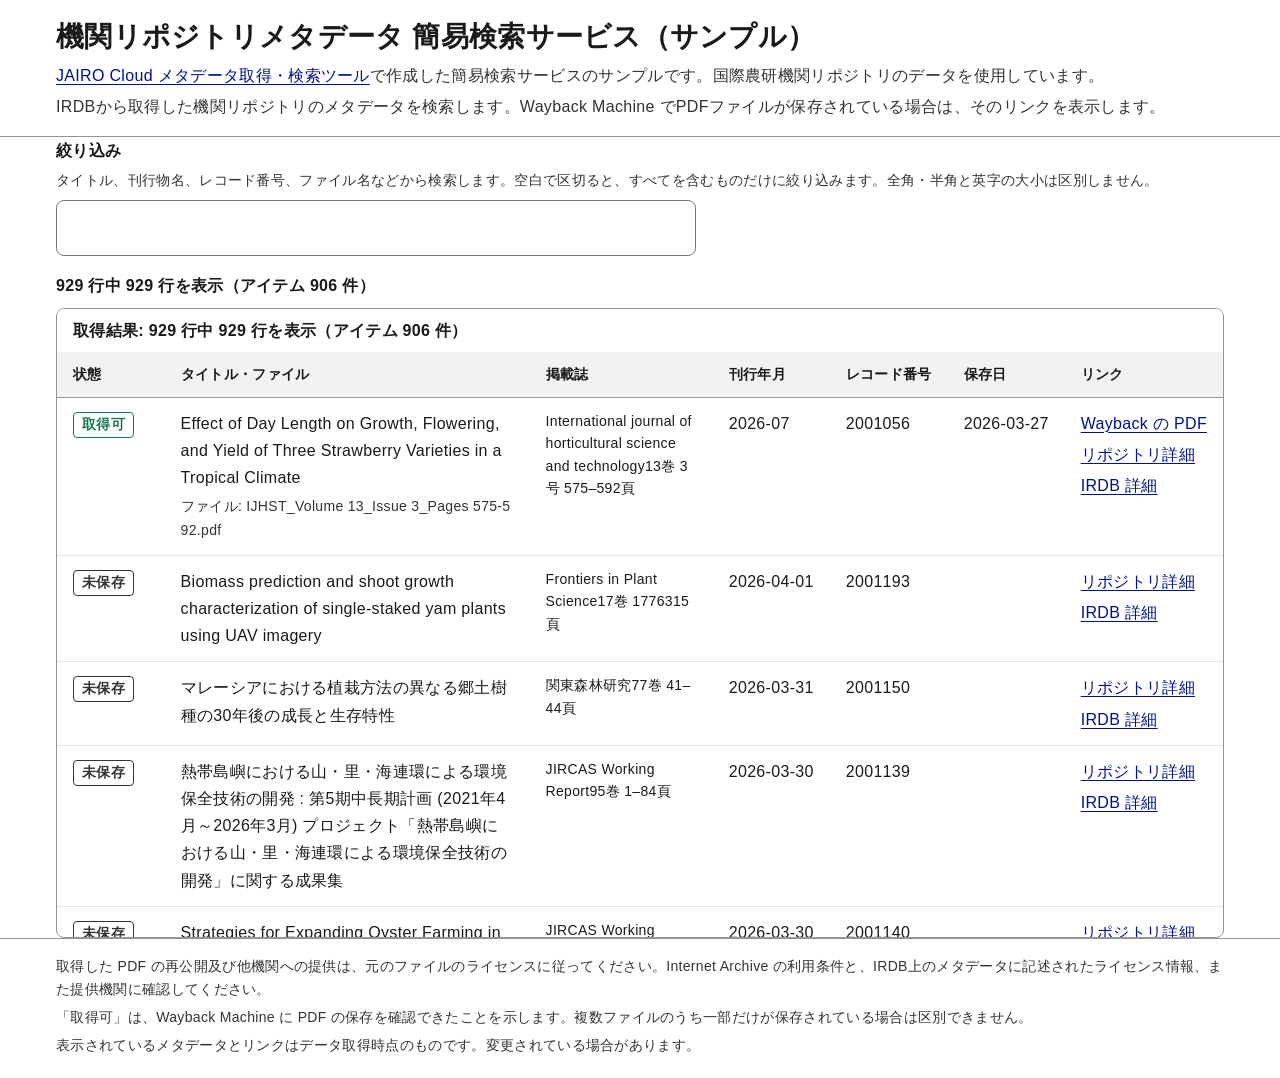
<file: docs/sample/view.html>
<!DOCTYPE html>
<html lang="ja">
<head>
<meta charset="utf-8">
<meta name="viewport" content="width=device-width, initial-scale=1">
<title>機関リポジトリメタデータ 簡易検索サービス（サンプル）</title>
<style>
/* デザイントークンは @digital-go-jp/design-tokens 2.1.0 の値 */
:root {
  --blue-50: #e8f1fe;
  --blue-900: #0017c1;
  --blue-1000: #00118f;
  --purple-900: #5109ad;
  --gray-50: #f2f2f2;
  --gray-100: #e6e6e6;
  --gray-420: #949494;
  --gray-536: #767676;
  --gray-600: #666666;
  --gray-800: #333333;
  --gray-900: #1a1a1a;
  --green-800: #197a4b;
  --orange-800: #c74700;
  --red-900: #ce0000;
  --yellow-300: #ffd43d;
  --white: #fff;
  --black: #000;
}

* { box-sizing: border-box; }

body {
  margin: 0;
  background: var(--white);
  color: var(--gray-900);
  font-family: "Noto Sans JP", "Hiragino Sans", "Yu Gothic UI", "Meiryo", sans-serif;
  font-size: 16px;
  line-height: 1.7;
  letter-spacing: 0.02em;
}

a { color: var(--blue-1000); text-underline-offset: 0.17em; text-decoration-thickness: 1px; }
a:visited { color: var(--purple-900); }
a:hover { color: var(--blue-900); text-decoration-thickness: 3px; }

/* フォーカスは黄色と黒の二重表示（DADS の方針） */
:focus-visible {
  outline: 4px solid var(--yellow-300);
  outline-offset: 2px;
  box-shadow: 0 0 0 2px var(--black);
  border-radius: 4px;
}

.container { max-width: 1200px; margin: 0 auto; padding: 0 16px; }

header.site {
  border-bottom: 1px solid var(--gray-420);
  padding: 16px 0;
}
header.site h1 {
  margin: 0;
  font-size: 28px;
  line-height: 1.5;
  letter-spacing: 0.01em;
}
header.site p { margin: 4px 0 0; color: var(--gray-800); font-size: 16px; }

main { padding: 24px 0 48px; }

.field label {
  display: block;
  font-weight: 700;
  margin-bottom: 4px;
}
.field .hint {
  margin: 0 0 8px;
  font-size: 14px;
  line-height: 1.7;
  color: var(--gray-800);
}
.field input[type="search"] {
  display: block;
  width: 100%;
  max-width: 640px;
  min-height: 56px;
  padding: 8px 16px;
  font: inherit;
  letter-spacing: inherit;
  color: var(--gray-900);
  background: var(--white);
  border: 1px solid var(--gray-536);
  border-radius: 8px;
}
.field input[type="search"]:hover { border-color: var(--black); }

.status-line {
  margin: 16px 0 8px;
  min-height: 1.7em;
  font-weight: 700;
}

.notice {
  margin: 16px 0;
  padding: 16px;
  border: 2px solid var(--red-900);
  border-radius: 8px;
  background: var(--white);
}
.notice[hidden] { display: none; }
.notice p { margin: 0 0 8px; }
.notice p:last-child { margin-bottom: 0; }
.notice .title { font-weight: 700; color: var(--red-900); }

.picker {
  margin: 16px 0;
  padding: 16px;
  background: var(--gray-50);
  border-radius: 8px;
}
.picker[hidden] { display: none; }
.picker p { margin: 0 0 8px; }
.picker.dragover { outline: 4px dashed var(--blue-900); outline-offset: 2px; }
.picker input[type="file"] { font: inherit; max-width: 100%; }

.table-wrap {
  overflow: auto;
  max-height: 70vh;
  border: 1px solid var(--gray-420);
  border-radius: 8px;
}
table { width: 100%; border-collapse: collapse; min-width: 900px; }
caption {
  text-align: left;
  padding: 8px 16px;
  font-weight: 700;
  background: var(--white);
}
th, td {
  padding: 12px 16px;
  text-align: left;
  vertical-align: top;
  border-bottom: 1px solid var(--gray-100);
}
thead th {
  position: sticky;
  top: 0;
  z-index: 1;
  background: var(--gray-50);
  border-bottom: 1px solid var(--gray-420);
  white-space: nowrap;
  font-size: 14px;
  line-height: 1.5;
}
tbody tr:hover { background: var(--blue-50); }
td.title-cell { min-width: 320px; }
td.title-cell .file { display: block; margin-top: 4px; font-size: 14px; color: var(--gray-800); word-break: break-all; }
td.meta { font-size: 14px; line-height: 1.6; }
td.num { white-space: nowrap; }
td.links { white-space: nowrap; }
td.links a { display: block; }
td.links a + a { margin-top: 4px; }

/* 状態は色だけに頼らず、文字で示す */
.label {
  display: inline-block;
  padding: 0 8px;
  font-size: 14px;
  font-weight: 700;
  line-height: 1.7;
  white-space: nowrap;
  background: var(--white);
  border: 1px solid currentColor;
  border-radius: 4px;
}
.label.ok { color: var(--green-800); }
.label.no_capture { color: var(--gray-800); }
.label.no_pdf { color: var(--orange-800); }
.label.cdx_error { color: var(--red-900); }

.empty { padding: 32px 16px; text-align: center; color: var(--gray-800); }

footer { border-top: 1px solid var(--gray-420); padding: 16px 0; font-size: 14px; color: var(--gray-800); }
footer p { margin: 0 0 4px; }

.visually-hidden {
  position: absolute; width: 1px; height: 1px; margin: -1px; padding: 0;
  overflow: hidden; clip: rect(0, 0, 0, 0); white-space: nowrap; border: 0;
}

@media (max-width: 640px) {
  header.site h1 { font-size: 24px; }
}
@media (prefers-reduced-motion: no-preference) {
  tbody tr { transition: background-color 0.1s; }
}
</style>
</head>
<body>

<header class="site">
  <div class="container">
    <h1>機関リポジトリメタデータ 簡易検索サービス（サンプル）</h1>
    <p><a href="https://github.com/tzhaya/jc-fallback">JAIRO Cloud メタデータ取得・検索ツール</a>で作成した簡易検索サービスのサンプルです。国際農研機関リポジトリのデータを使用しています。</p>
    <p>IRDBから取得した機関リポジトリのメタデータを検索します。Wayback Machine でPDFファイルが保存されている場合は、そのリンクを表示します。</p>
  </div>
</header>

<main class="container">
  <div class="field">
    <label for="q">絞り込み</label>
    <p class="hint" id="q-hint">タイトル、刊行物名、レコード番号、ファイル名などから検索します。空白で区切ると、すべてを含むものだけに絞り込みます。全角・半角と英字の大小は区別しません。</p>
    <input id="q" type="search" autocomplete="off" aria-describedby="q-hint" disabled>
  </div>

  <p class="status-line" id="count" role="status" aria-live="polite">読み込み中です…</p>

  <div class="notice" id="error" role="alert" hidden>
    <p class="title">CSV を読み込めませんでした</p>
    <p id="error-msg"></p>
  </div>

  <div class="picker" id="picker" hidden>
    <p><label for="file"><strong>CSV ファイルを選択してください</strong></label></p>
    <p>ブラウザでこのページをファイルとして直接開いた場合は、CSV を自動では読み込めません。ここに CSV ファイルをドラッグするか、選択してください。ファイルは端末の中だけで処理され、送信されません。</p>
    <input id="file" type="file" accept=".csv,text/csv">
  </div>

  <div class="table-wrap" id="table-wrap" role="region" aria-label="取得結果の一覧" tabindex="0" hidden>
    <table>
      <caption id="caption">取得結果</caption>
      <thead>
        <tr>
          <th scope="col">状態</th>
          <th scope="col">タイトル・ファイル</th>
          <th scope="col">掲載誌</th>
          <th scope="col">刊行年月</th>
          <th scope="col">レコード番号</th>
          <th scope="col">保存日</th>
          <th scope="col">リンク</th>
        </tr>
      </thead>
      <tbody id="rows"></tbody>
    </table>
    <p class="empty" id="empty" hidden>条件に合うものはありません。</p>
  </div>
</main>

<footer>
  <div class="container">
    <p>取得した PDF の再公開及び他機関への提供は、元のファイルのライセンスに従ってください。Internet Archive の利用条件と、IRDB上のメタデータに記述されたライセンス情報、また提供機関に確認してください。</p>
    <p>「取得可」は、Wayback Machine に PDF の保存を確認できたことを示します。複数ファイルのうち一部だけが保存されている場合は区別できません。</p>
    <p>表示されているメタデータとリンクはデータ取得時点のものです。変更されている場合があります。</p>
  </div>
</footer>

<script>
(function () {
  "use strict";

  var CSV_URL = "result.csv";
  var LABELS = {
    ok: "取得可",
    no_capture: "未保存",
    no_pdf: "PDFなし",
    cdx_error: "照会エラー"
  };

  var $ = function (id) { return document.getElementById(id); };
  var els = {
    q: $("q"), count: $("count"), error: $("error"), errorMsg: $("error-msg"),
    picker: $("picker"), file: $("file"), wrap: $("table-wrap"),
    rows: $("rows"), empty: $("empty"), caption: $("caption")
  };

  var records = [];   // {row, haystack}
  var timer = null;

  /* ---------- CSV パーサ（引用符・改行入りセル・BOM に対応） ---------- */
  function parseCsv(text) {
    if (text.charCodeAt(0) === 0xFEFF) text = text.slice(1);
    var table = [], row = [], cell = "", inQuotes = false, i = 0, n = text.length, c;
    while (i < n) {
      c = text[i];
      if (inQuotes) {
        if (c === '"') {
          if (text[i + 1] === '"') { cell += '"'; i += 2; continue; }
          inQuotes = false; i++; continue;
        }
        cell += c; i++; continue;
      }
      if (c === '"') { inQuotes = true; i++; }
      else if (c === ",") { row.push(cell); cell = ""; i++; }
      else if (c === "\r") { i++; }
      else if (c === "\n") { row.push(cell); table.push(row); row = []; cell = ""; i++; }
      else { cell += c; i++; }
    }
    if (cell !== "" || row.length) { row.push(cell); table.push(row); }
    return table;
  }

  function toObjects(table) {
    if (!table.length) return [];
    var head = table[0];
    return table.slice(1).filter(function (r) {
      return r.length > 1 || (r.length === 1 && r[0] !== "");
    }).map(function (r) {
      var o = {};
      head.forEach(function (h, k) { o[h] = r[k] === undefined ? "" : r[k]; });
      return o;
    });
  }

  /* ---------- 検索 ---------- */
  function normalize(s) {
    return String(s).normalize("NFKC").toLowerCase();
  }

  function fileName(url) {
    if (!url) return "";
    var last = url.split("?")[0].split("/").pop();
    try { return decodeURIComponent(last); } catch (e) { return last; }
  }

  function safeHref(url) {
    return /^https?:\/\//i.test(url || "") ? url : "";
  }

  function load(rowsArr) {
    records = rowsArr.map(function (o) {
      o._file = fileName(o.file_url);
      var parts = Object.keys(o).map(function (k) { return o[k]; });
      parts.push(LABELS[o.status] || "");
      return { row: o, haystack: normalize(parts.join("\n")) };
    });
    els.q.disabled = false;
    els.error.hidden = true;
    els.picker.hidden = true;
    els.wrap.hidden = false;
    render();
  }

  function filtered() {
    var terms = normalize(els.q.value).split(/\s+/).filter(Boolean);
    if (!terms.length) return records;
    return records.filter(function (rec) {
      return terms.every(function (t) { return rec.haystack.indexOf(t) !== -1; });
    });
  }

  /* ---------- 表示 ---------- */
  function td(cls, child) {
    var e = document.createElement("td");
    if (cls) e.className = cls;
    if (typeof child === "string") e.textContent = child;
    else if (child) e.appendChild(child);
    return e;
  }

  function link(href, text) {
    var h = safeHref(href);
    if (!h) return null;
    var a = document.createElement("a");
    a.href = h;
    a.textContent = text;
    a.rel = "noopener noreferrer";
    return a;
  }

  function buildRow(o) {
    var tr = document.createElement("tr");

    var label = document.createElement("span");
    label.className = "label " + (LABELS[o.status] ? o.status : "");
    label.textContent = LABELS[o.status] || o.status || "不明";
    tr.appendChild(td("", label));

    var t = document.createElement("div");
    t.textContent = o.title;
    if (o._file) {
      var f = document.createElement("span");
      f.className = "file";
      f.textContent = "ファイル: " + o._file;
      t.appendChild(f);
    }
    tr.appendChild(td("title-cell", t));

    var vol = [];
    if (o.volume) vol.push(o.volume + "巻");
    if (o.number) vol.push(o.number + "号");
    if (o.startingPage) vol.push(o.startingPage + (o.endingPage ? "–" + o.endingPage : "") + "頁");
    var pub = document.createElement("div");
    pub.textContent = o.publicationName || "";
    if (vol.length) {
      var v = document.createElement("span");
      v.className = "file";
      v.textContent = vol.join(" ");
      pub.appendChild(v);
    }
    tr.appendChild(td("meta", pub));

    tr.appendChild(td("num", o.publicationDate));
    tr.appendChild(td("num", o.record_id));
    tr.appendChild(td("num", o.capture_date));

    var links = document.createElement("div");
    [[o.archive_url, "Wayback の PDF"], [o.record_url, "リポジトリ詳細"], [o.irdb_url, "IRDB 詳細"]]
      .forEach(function (p) {
        var a = link(p[0], p[1]);
        if (a) links.appendChild(a);
      });
    tr.appendChild(td("links", links));
    return tr;
  }

  function render() {
    var list = filtered();
    var frag = document.createDocumentFragment();
    list.forEach(function (rec) { frag.appendChild(buildRow(rec.row)); });
    els.rows.textContent = "";
    els.rows.appendChild(frag);
    els.empty.hidden = list.length > 0;

    var items = {};
    list.forEach(function (rec) { items[rec.row.record_id] = true; });
    var msg = records.length + " 行中 " + list.length + " 行を表示"
      + "（アイテム " + Object.keys(items).length + " 件）";
    els.count.textContent = msg;
    els.caption.textContent = "取得結果: " + msg;
  }

  /* ---------- 読み込み ---------- */
  function showError(msg) {
    els.errorMsg.textContent = msg;
    els.error.hidden = false;
    els.picker.hidden = false;
    els.count.textContent = "CSV が読み込まれていません。";
  }

  function readFile(file) {
    var reader = new FileReader();
    reader.onload = function () {
      try { load(toObjects(parseCsv(String(reader.result)))); }
      catch (e) { showError("CSV を解析できませんでした: " + e.message); }
    };
    reader.onerror = function () { showError("ファイルを読み込めませんでした。"); };
    reader.readAsText(file, "utf-8");
  }

  function autoLoad() {
    if (location.protocol === "file:") {
      els.picker.hidden = false;
      els.count.textContent = "CSV ファイルを選択してください。";
      return;
    }
    fetch(CSV_URL, { cache: "no-cache" }).then(function (res) {
      if (!res.ok) throw new Error(CSV_URL + " が見つかりません（HTTP " + res.status + "）");
      return res.text();
    }).then(function (text) {
      load(toObjects(parseCsv(text)));
    }).catch(function (e) {
      showError(e.message + "。このページと同じ場所に " + CSV_URL + " を置くか、下から CSV を選択してください。");
    });
  }

  els.q.addEventListener("input", function () {
    clearTimeout(timer);
    timer = setTimeout(render, 120);
  });
  els.file.addEventListener("change", function () {
    if (els.file.files[0]) readFile(els.file.files[0]);
  });
  ["dragover", "dragenter"].forEach(function (ev) {
    els.picker.addEventListener(ev, function (e) { e.preventDefault(); els.picker.classList.add("dragover"); });
  });
  ["dragleave", "drop"].forEach(function (ev) {
    els.picker.addEventListener(ev, function () { els.picker.classList.remove("dragover"); });
  });
  els.picker.addEventListener("drop", function (e) {
    e.preventDefault();
    if (e.dataTransfer.files[0]) readFile(e.dataTransfer.files[0]);
  });

  autoLoad();
})();
</script>
</body>
</html>
</file>
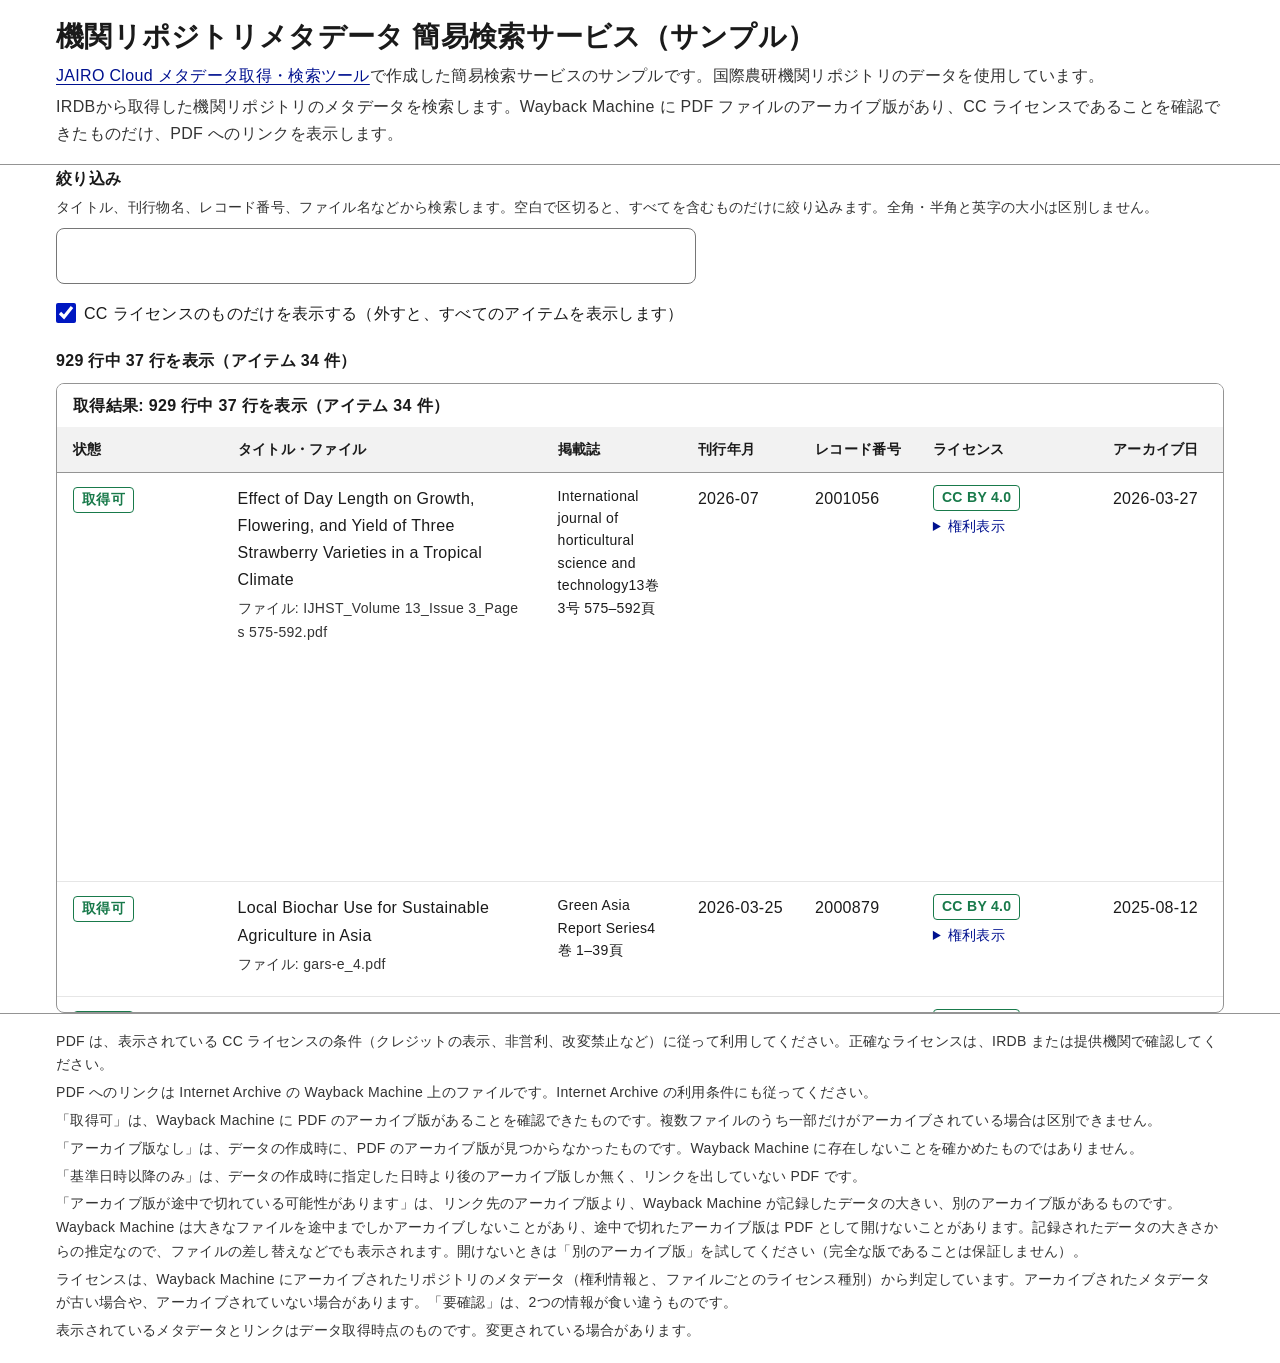
<file: docs/sample/viewer_public.html>
<!DOCTYPE html>
<html lang="ja">
<head>
<meta charset="utf-8">
<meta name="viewport" content="width=device-width, initial-scale=1">
<title>機関リポジトリメタデータ 簡易検索サービス（サンプル）</title>
<style>
/* デザイントークンは @digital-go-jp/design-tokens 2.1.0 の値 */
:root {
  --blue-50: #e8f1fe;
  --blue-900: #0017c1;
  --blue-1000: #00118f;
  --purple-900: #5109ad;
  --gray-50: #f2f2f2;
  --gray-100: #e6e6e6;
  --gray-420: #949494;
  --gray-536: #767676;
  --gray-600: #666666;
  --gray-800: #333333;
  --gray-900: #1a1a1a;
  --green-800: #197a4b;
  --orange-800: #c74700;
  --red-900: #ce0000;
  --yellow-300: #ffd43d;
  --white: #fff;
  --black: #000;
}

* { box-sizing: border-box; }

body {
  margin: 0;
  background: var(--white);
  color: var(--gray-900);
  font-family: "Noto Sans JP", "Hiragino Sans", "Yu Gothic UI", "Meiryo", sans-serif;
  font-size: 16px;
  line-height: 1.7;
  letter-spacing: 0.02em;
}

a { color: var(--blue-1000); text-underline-offset: 0.17em; text-decoration-thickness: 1px; }
a:visited { color: var(--purple-900); }
a:hover { color: var(--blue-900); text-decoration-thickness: 3px; }

/* フォーカスは黄色と黒の二重表示（DADS の方針） */
:focus-visible {
  outline: 4px solid var(--yellow-300);
  outline-offset: 2px;
  box-shadow: 0 0 0 2px var(--black);
  border-radius: 4px;
}

.container { max-width: 1200px; margin: 0 auto; padding: 0 16px; }

header.site {
  border-bottom: 1px solid var(--gray-420);
  padding: 16px 0;
}
header.site h1 {
  margin: 0;
  font-size: 28px;
  line-height: 1.5;
  letter-spacing: 0.01em;
}
header.site p { margin: 4px 0 0; color: var(--gray-800); font-size: 16px; }

main { padding: 24px 0 48px; }

.field label {
  display: block;
  font-weight: 700;
  margin-bottom: 4px;
}
.field .hint {
  margin: 0 0 8px;
  font-size: 14px;
  line-height: 1.7;
  color: var(--gray-800);
}
.field input[type="search"] {
  display: block;
  width: 100%;
  max-width: 640px;
  min-height: 56px;
  padding: 8px 16px;
  font: inherit;
  letter-spacing: inherit;
  color: var(--gray-900);
  background: var(--white);
  border: 1px solid var(--gray-536);
  border-radius: 8px;
}
.field input[type="search"]:hover { border-color: var(--black); }

.status-line {
  margin: 16px 0 8px;
  min-height: 1.7em;
  font-weight: 700;
}

.notice {
  margin: 16px 0;
  padding: 16px;
  border: 2px solid var(--red-900);
  border-radius: 8px;
  background: var(--white);
}
.notice[hidden] { display: none; }
.notice p { margin: 0 0 8px; }
.notice p:last-child { margin-bottom: 0; }
.notice .title { font-weight: 700; color: var(--red-900); }

.picker {
  margin: 16px 0;
  padding: 16px;
  background: var(--gray-50);
  border-radius: 8px;
}
.picker[hidden] { display: none; }
.picker p { margin: 0 0 8px; }
.picker.dragover { outline: 4px dashed var(--blue-900); outline-offset: 2px; }
.picker input[type="file"] { font: inherit; max-width: 100%; }

.table-wrap {
  overflow: auto;
  max-height: 70vh;
  border: 1px solid var(--gray-420);
  border-radius: 8px;
}
table { width: 100%; border-collapse: collapse; min-width: 900px; }
caption {
  text-align: left;
  padding: 8px 16px;
  font-weight: 700;
  background: var(--white);
}
th, td {
  padding: 12px 16px;
  text-align: left;
  vertical-align: top;
  border-bottom: 1px solid var(--gray-100);
}
thead th {
  position: sticky;
  top: 0;
  z-index: 1;
  background: var(--gray-50);
  border-bottom: 1px solid var(--gray-420);
  white-space: nowrap;
  font-size: 14px;
  line-height: 1.5;
}
tbody tr:hover { background: var(--blue-50); }
td.title-cell { min-width: 320px; }
td.title-cell .file { display: block; margin-top: 4px; font-size: 14px; color: var(--gray-800); word-break: break-all; }
td.meta { font-size: 14px; line-height: 1.6; }
td.num { white-space: nowrap; }
td.links { white-space: nowrap; }
td.links a { display: block; }
td.links a + a { margin-top: 4px; }

/* 状態は色だけに頼らず、文字で示す */
.label {
  display: inline-block;
  padding: 0 8px;
  font-size: 14px;
  font-weight: 700;
  line-height: 1.7;
  white-space: nowrap;
  background: var(--white);
  border: 1px solid currentColor;
  border-radius: 4px;
}
.label.ok { color: var(--green-800); }
.label.no_capture { color: var(--gray-800); }
.label.no_pdf { color: var(--orange-800); }
.label.cdx_error { color: var(--red-900); }
.label.after_cutoff { color: var(--orange-800); }
.label.int-consistent { color: var(--green-800); }
.label.int-changed { color: var(--red-900); }
.label.int-single, .label.int-unknown { color: var(--gray-800); }
td.capture { white-space: nowrap; }
td.capture .note { display: block; margin-top: 4px; max-width: 14em; font-size: 14px; line-height: 1.6; color: var(--gray-800); white-space: normal; }
/* 途中で切れている可能性（Issue #7） */
.trunc { display: block; margin-top: 4px; min-width: 13em; max-width: 16em; font-size: 14px; line-height: 1.6; white-space: normal; }
.trunc span { display: block; color: var(--gray-800); }
.trunc .trunc-warning { color: var(--orange-800); font-weight: 700; }
td.capture .trunc a, td.links .trunc a { display: block; margin-top: 4px; }
.label.lic-cc { color: var(--green-800); }
.label.lic-check { color: var(--orange-800); }
.label.lic-other { color: var(--gray-800); }
td.license { min-width: 180px; font-size: 14px; line-height: 1.6; }
td.license .file { display: block; margin-top: 4px; color: var(--gray-800); }
td.license details { margin-top: 4px; }
td.license summary { cursor: pointer; color: var(--blue-1000); }
td.license details p { margin: 4px 0 0; word-break: break-word; }
td.links .nolink { display: block; font-size: 14px; line-height: 1.6; color: var(--gray-800); max-width: 14em; white-space: normal; }

.options { margin: 16px 0 0; }
.options label { display: inline-flex; align-items: center; gap: 8px; cursor: pointer; }
.options input[type="checkbox"] { width: 20px; height: 20px; margin: 0; accent-color: var(--blue-900); }

.empty { padding: 32px 16px; text-align: center; color: var(--gray-800); }

footer { border-top: 1px solid var(--gray-420); padding: 16px 0; font-size: 14px; color: var(--gray-800); }
footer p { margin: 0 0 4px; }

.visually-hidden {
  position: absolute; width: 1px; height: 1px; margin: -1px; padding: 0;
  overflow: hidden; clip: rect(0, 0, 0, 0); white-space: nowrap; border: 0;
}

@media (max-width: 640px) {
  header.site h1 { font-size: 24px; }
}
@media (prefers-reduced-motion: no-preference) {
  tbody tr { transition: background-color 0.1s; }
}
</style>
</head>
<body>

<header class="site">
  <div class="container">
    <h1>機関リポジトリメタデータ 簡易検索サービス（サンプル）</h1>
    <p><a href="https://github.com/tzhaya/jc-fallback">JAIRO Cloud メタデータ取得・検索ツール</a>で作成した簡易検索サービスのサンプルです。国際農研機関リポジトリのデータを使用しています。</p>
    <p>IRDBから取得した機関リポジトリのメタデータを検索します。Wayback Machine に PDF ファイルのアーカイブ版があり、CC ライセンスであることを確認できたものだけ、PDF へのリンクを表示します。</p>
  </div>
</header>

<main class="container">
  <div class="field">
    <label for="q">絞り込み</label>
    <p class="hint" id="q-hint">タイトル、刊行物名、レコード番号、ファイル名などから検索します。空白で区切ると、すべてを含むものだけに絞り込みます。全角・半角と英字の大小は区別しません。</p>
    <input id="q" type="search" autocomplete="off" aria-describedby="q-hint" disabled>
  </div>
  <div class="options">
    <label><input id="cc-only" type="checkbox" disabled> CC ライセンスのものだけを表示する（外すと、すべてのアイテムを表示します）</label>
  </div>

  <p class="status-line" id="count" role="status" aria-live="polite">読み込み中です…</p>

  <div class="notice" id="error" role="alert" hidden>
    <p class="title">CSV を読み込めませんでした</p>
    <p id="error-msg"></p>
  </div>

  <div class="picker" id="picker" hidden>
    <p><label for="file"><strong>CSV ファイルを選択してください</strong></label></p>
    <p>ブラウザでこのページをファイルとして直接開いた場合は、CSV を自動では読み込めません。ここに CSV ファイルをドラッグするか、選択してください。ファイルは端末の中だけで処理され、送信されません。</p>
    <input id="file" type="file" accept=".csv,text/csv">
  </div>

  <div class="table-wrap" id="table-wrap" role="region" aria-label="取得結果の一覧" tabindex="0" hidden>
    <table>
      <caption id="caption">取得結果</caption>
      <thead>
        <tr>
          <th scope="col">状態</th>
          <th scope="col">タイトル・ファイル</th>
          <th scope="col">掲載誌</th>
          <th scope="col">刊行年月</th>
          <th scope="col">レコード番号</th>
          <th scope="col">ライセンス</th>
          <th scope="col">アーカイブ日</th>
          <th scope="col">リンク</th>
        </tr>
      </thead>
      <tbody id="rows"></tbody>
    </table>
    <p class="empty" id="empty" hidden>条件に合うものはありません。</p>
  </div>
</main>

<footer>
  <div class="container">
    <p>PDF は、表示されている CC ライセンスの条件（クレジットの表示、非営利、改変禁止など）に従って利用してください。正確なライセンスは、IRDB または提供機関で確認してください。</p>
    <p>PDF へのリンクは Internet Archive の Wayback Machine 上のファイルです。Internet Archive の利用条件にも従ってください。</p>
    <p>「取得可」は、Wayback Machine に PDF のアーカイブ版があることを確認できたものです。複数ファイルのうち一部だけがアーカイブされている場合は区別できません。</p>
    <p>「アーカイブ版なし」は、データの作成時に、PDF のアーカイブ版が見つからなかったものです。Wayback Machine に存在しないことを確かめたものではありません。</p>
    <p>「基準日時以降のみ」は、データの作成時に指定した日時より後のアーカイブ版しか無く、リンクを出していない PDF です。</p>
    <p>「アーカイブ版が途中で切れている可能性があります」は、リンク先のアーカイブ版より、Wayback Machine が記録したデータの大きい、別のアーカイブ版があるものです。Wayback Machine は大きなファイルを途中までしかアーカイブしないことがあり、途中で切れたアーカイブ版は PDF として開けないことがあります。記録されたデータの大きさからの推定なので、ファイルの差し替えなどでも表示されます。開けないときは「別のアーカイブ版」を試してください（完全な版であることは保証しません）。</p>
    <p>ライセンスは、Wayback Machine にアーカイブされたリポジトリのメタデータ（権利情報と、ファイルごとのライセンス種別）から判定しています。アーカイブされたメタデータが古い場合や、アーカイブされていない場合があります。「要確認」は、2つの情報が食い違うものです。</p>
    <p>表示されているメタデータとリンクはデータ取得時点のものです。変更されている場合があります。</p>
  </div>
</footer>

<script>
(function () {
  "use strict";

  var CSV_URL = "result.csv";
  var LABELS = {
    ok: "取得可",
    no_capture: "アーカイブ版なし",
    no_pdf: "PDFなし",
    cdx_error: "照会エラー",
    after_cutoff: "基準日時以降のみ"
  };

  /* 一般公開用は true。CC ライセンスを確認できた PDF だけに Wayback へのリンクを出す */
  var PUBLIC = true;
  var LICENSE_LABELS = {
    check: "要確認",
    not_cc: "CC以外",
    no_rights: "権利情報なし",
    no_json: "未確認"
  };
  /* スナップショットの履歴の digest 値の比較（担当者向けだけに表示する） */
  var INTEGRITY_LABELS = {
    consistent: "履歴で一致",
    changed: "差異あり",
    single: "履歴不足",
    unknown: "判定不能"
  };

  var TRUNC_WARNING = "アーカイブ版が途中で切れている可能性があります";
  var TRUNC_DETAIL = "Wayback Machine が記録したデータの大きさからの推定です。ファイルの差し替えや、圧縮されたままアーカイブされた場合にも表示されます。";

  var $ = function (id) { return document.getElementById(id); };
  var els = {
    q: $("q"), count: $("count"), error: $("error"), errorMsg: $("error-msg"),
    picker: $("picker"), file: $("file"), wrap: $("table-wrap"),
    rows: $("rows"), empty: $("empty"), caption: $("caption"), ccOnly: $("cc-only")
  };
  if (PUBLIC) els.ccOnly.checked = true;

  var records = [];   // {row, haystack}
  var timer = null;

  /* ---------- CSV パーサ（引用符・改行入りセル・BOM に対応） ---------- */
  function parseCsv(text) {
    if (text.charCodeAt(0) === 0xFEFF) text = text.slice(1);
    var table = [], row = [], cell = "", inQuotes = false, i = 0, n = text.length, c;
    while (i < n) {
      c = text[i];
      if (inQuotes) {
        if (c === '"') {
          if (text[i + 1] === '"') { cell += '"'; i += 2; continue; }
          inQuotes = false; i++; continue;
        }
        cell += c; i++; continue;
      }
      if (c === '"') { inQuotes = true; i++; }
      else if (c === ",") { row.push(cell); cell = ""; i++; }
      else if (c === "\r") { i++; }
      else if (c === "\n") { row.push(cell); table.push(row); row = []; cell = ""; i++; }
      else { cell += c; i++; }
    }
    if (cell !== "" || row.length) { row.push(cell); table.push(row); }
    return table;
  }

  function toObjects(table) {
    if (!table.length) return [];
    var head = table[0];
    return table.slice(1).filter(function (r) {
      return r.length > 1 || (r.length === 1 && r[0] !== "");
    }).map(function (r) {
      var o = {};
      head.forEach(function (h, k) { o[h] = r[k] === undefined ? "" : r[k]; });
      return o;
    });
  }

  /* ---------- 検索 ---------- */
  function normalize(s) {
    return String(s).normalize("NFKC").toLowerCase();
  }

  function fileName(url) {
    if (!url) return "";
    var last = url.split("?")[0].split("/").pop();
    try { return decodeURIComponent(last); } catch (e) { return last; }
  }

  function safeHref(url) {
    return /^https?:\/\//i.test(url || "") ? url : "";
  }

  function load(rowsArr) {
    records = rowsArr.map(function (o) {
      o._file = fileName(o.file_url);
      var parts = Object.keys(o).map(function (k) { return o[k]; });
      parts.push(LABELS[o.status] || "");
      parts.push(LICENSE_LABELS[o.license_status] || "");
      if (!PUBLIC) parts.push(INTEGRITY_LABELS[o.integrity_status] || "");
      if (showTruncation(o)) parts.push(TRUNC_WARNING);
      return { row: o, haystack: normalize(parts.join("\n")) };
    });
    els.q.disabled = false;
    els.ccOnly.disabled = false;
    els.error.hidden = true;
    els.picker.hidden = true;
    els.wrap.hidden = false;
    render();
  }

  function filtered() {
    var terms = normalize(els.q.value).split(/\s+/).filter(Boolean);
    var ccOnly = els.ccOnly.checked;
    return records.filter(function (rec) {
      if (ccOnly && rec.row.license_status !== "cc") return false;
      return terms.every(function (t) { return rec.haystack.indexOf(t) !== -1; });
    });
  }

  /* ---------- 表示 ---------- */
  function td(cls, child) {
    var e = document.createElement("td");
    if (cls) e.className = cls;
    if (typeof child === "string") e.textContent = child;
    else if (child) e.appendChild(child);
    return e;
  }

  function link(href, text) {
    var h = safeHref(href);
    if (!h) return null;
    var a = document.createElement("a");
    a.href = h;
    a.textContent = text;
    a.rel = "noopener noreferrer";
    return a;
  }

  function buildRow(o) {
    var tr = document.createElement("tr");

    var label = document.createElement("span");
    label.className = "label " + (LABELS[o.status] ? o.status : "");
    label.textContent = LABELS[o.status] || o.status || "不明";
    tr.appendChild(td("", label));

    var t = document.createElement("div");
    t.textContent = o.title;
    if (o._file) {
      var f = document.createElement("span");
      f.className = "file";
      f.textContent = "ファイル: " + o._file;
      t.appendChild(f);
    }
    tr.appendChild(td("title-cell", t));

    var vol = [];
    if (o.volume) vol.push(o.volume + "巻");
    if (o.number) vol.push(o.number + "号");
    if (o.startingPage) vol.push(o.startingPage + (o.endingPage ? "–" + o.endingPage : "") + "頁");
    var pub = document.createElement("div");
    pub.textContent = o.publicationName || "";
    if (vol.length) {
      var v = document.createElement("span");
      v.className = "file";
      v.textContent = vol.join(" ");
      pub.appendChild(v);
    }
    tr.appendChild(td("meta", pub));

    tr.appendChild(td("num", o.publicationDate));
    tr.appendChild(td("num", o.record_id));
    tr.appendChild(td("license", licenseCell(o)));
    tr.appendChild(td("capture", captureCell(o)));

    var isCc = o.license_status === "cc";
    var links = document.createElement("div");
    var items = [[o.archive_url, "Wayback の PDF"], [o.record_url, "リポジトリ詳細"], [o.irdb_url, "IRDB 詳細"]];
    if (PUBLIC && !isCc) items = items.slice(1);
    if (!PUBLIC) items.push([o.license_source_url, "ライセンスの確認元"]);
    if (PUBLIC && !isCc && o.status === "ok") {
      var n = document.createElement("span");
      n.className = "nolink";
      n.textContent = "CC ライセンスを確認できないため、PDF へのリンクは表示しません";
      links.appendChild(n);
    }
    items.forEach(function (p) {
      var a = link(p[0], p[1]);
      if (a) links.appendChild(a);
      /* 一般向けは、PDF へのリンクの直後に注意と別のアーカイブ版を出す（CC の行だけ） */
      if (a && PUBLIC && p[0] === o.archive_url && showTruncation(o)) links.appendChild(truncationBox(o));
    });
    tr.appendChild(td("links", links));
    return tr;
  }

  /*
   * 途中で切れている可能性（Issue #7）。採用したスナップショットが、digest 値の違うものより小さいもの。
   * 採用は変えず、注意と、基準日時より前の大きいアーカイブ版（alt_archive_url）へのリンクを出す。
   * 一般向けは、PDF へのリンクを出す行（CC）だけ。新しい列の無い旧 CSV では何も出さない。
   */
  function showTruncation(o) {
    if (o.possibly_truncated !== "1" || o.status !== "ok") return false;
    return !PUBLIC || o.license_status === "cc";
  }

  function truncationBox(o) {
    var box = document.createElement("div");
    box.className = "trunc";
    function text(cls, s) {
      var e = document.createElement("span");
      if (cls) e.className = cls;
      e.textContent = s;
      box.appendChild(e);
    }
    text("trunc-warning", TRUNC_WARNING);
    text("", TRUNC_DETAIL);
    var a = link(o.alt_archive_url, "別のアーカイブ版（" + (o.alt_capture_date || "日付不明") + "）");
    if (a) {
      text("", "開けないときは、別のアーカイブ版を試してください。");
      box.appendChild(a);
      /* 同じ日の中の時刻の違いは区別しない（CSV の列は日付だけ） */
      if (!PUBLIC && o.larger_capture_date && o.larger_capture_date !== o.alt_capture_date) {
        text("", "全期間で最大のスナップショット: " + o.larger_capture_date + "（基準日時以降）");
      }
    } else if (o.larger_capture_date) {
      text("", "より大きいアーカイブ版は基準日時以降にだけあります（" + o.larger_capture_date + "）");
    }
    return box;
  }

  /* アーカイブ日と、担当者向けにはスナップショットの履歴の比較結果。新しい列の無い旧 CSV ではアーカイブ日だけを出す */
  function captureCell(o) {
    var box = document.createElement("div");
    box.appendChild(document.createTextNode(o.capture_date || ""));
    if (PUBLIC) return box;
    if (INTEGRITY_LABELS[o.integrity_status]) {
      var wrap = document.createElement("div");
      var label = document.createElement("span");
      label.className = "label int-" + o.integrity_status;
      label.textContent = INTEGRITY_LABELS[o.integrity_status];
      wrap.appendChild(label);
      box.appendChild(wrap);
      if (o.later_digest_date) {
        note(box, "このスナップショットより後に、digest 値の違うスナップショットあり（" + o.later_digest_date + "）");
      }
      if (o.digest_first_seen && o.digest_first_seen !== o.capture_date) {
        note(box, "同じ digest 値の最初のスナップショット: " + o.digest_first_seen);
      }
    }
    if (showTruncation(o)) box.appendChild(truncationBox(o));
    return box;
  }

  function note(box, text) {
    var n = document.createElement("span");
    n.className = "note";
    n.textContent = text;
    box.appendChild(n);
  }

  function licenseCell(o) {
    var box = document.createElement("div");
    var label = document.createElement("span");
    if (o.license_status === "cc") {
      label.className = "label lic-cc";
      label.textContent = o.license || "CC";
    } else if (LICENSE_LABELS[o.license_status]) {
      label.className = "label " + (o.license_status === "check" ? "lic-check" : "lic-other");
      label.textContent = LICENSE_LABELS[o.license_status];
    } else {
      label.textContent = "—";
    }
    box.appendChild(label);
    if (o.license_status === "check" && o.license) {
      var c = document.createElement("span");
      c.className = "file";
      c.textContent = o.license;
      box.appendChild(c);
    }
    if (o.rights || o.rights_uri) {
      var d = document.createElement("details");
      var s = document.createElement("summary");
      s.textContent = "権利表示";
      d.appendChild(s);
      [o.rights, o.rights_uri].forEach(function (t) {
        if (!t) return;
        var p = document.createElement("p");
        p.textContent = t;
        d.appendChild(p);
      });
      box.appendChild(d);
    }
    return box;
  }

  function render() {
    var list = filtered();
    var frag = document.createDocumentFragment();
    list.forEach(function (rec) { frag.appendChild(buildRow(rec.row)); });
    els.rows.textContent = "";
    els.rows.appendChild(frag);
    els.empty.hidden = list.length > 0;

    var items = {};
    list.forEach(function (rec) { items[rec.row.record_id] = true; });
    var msg = records.length + " 行中 " + list.length + " 行を表示"
      + "（アイテム " + Object.keys(items).length + " 件）";
    els.count.textContent = msg;
    els.caption.textContent = "取得結果: " + msg;
  }

  /* ---------- 読み込み ---------- */
  function showError(msg) {
    els.errorMsg.textContent = msg;
    els.error.hidden = false;
    els.picker.hidden = false;
    els.count.textContent = "CSV が読み込まれていません。";
  }

  function readFile(file) {
    var reader = new FileReader();
    reader.onload = function () {
      try { load(toObjects(parseCsv(String(reader.result)))); }
      catch (e) { showError("CSV を解析できませんでした: " + e.message); }
    };
    reader.onerror = function () { showError("ファイルを読み込めませんでした。"); };
    reader.readAsText(file, "utf-8");
  }

  function autoLoad() {
    if (location.protocol === "file:") {
      els.picker.hidden = false;
      els.count.textContent = "CSV ファイルを選択してください。";
      return;
    }
    fetch(CSV_URL, { cache: "no-cache" }).then(function (res) {
      if (!res.ok) throw new Error(CSV_URL + " が見つかりません（HTTP " + res.status + "）");
      return res.text();
    }).then(function (text) {
      load(toObjects(parseCsv(text)));
    }).catch(function (e) {
      showError(e.message + "。このページと同じ場所に " + CSV_URL + " を置くか、下から CSV を選択してください。");
    });
  }

  els.q.addEventListener("input", function () {
    clearTimeout(timer);
    timer = setTimeout(render, 120);
  });
  els.ccOnly.addEventListener("change", render);
  els.file.addEventListener("change", function () {
    if (els.file.files[0]) readFile(els.file.files[0]);
  });
  ["dragover", "dragenter"].forEach(function (ev) {
    els.picker.addEventListener(ev, function (e) { e.preventDefault(); els.picker.classList.add("dragover"); });
  });
  ["dragleave", "drop"].forEach(function (ev) {
    els.picker.addEventListener(ev, function () { els.picker.classList.remove("dragover"); });
  });
  els.picker.addEventListener("drop", function (e) {
    e.preventDefault();
    if (e.dataTransfer.files[0]) readFile(e.dataTransfer.files[0]);
  });

  autoLoad();
})();
</script>
</body>
</html>
</file>
